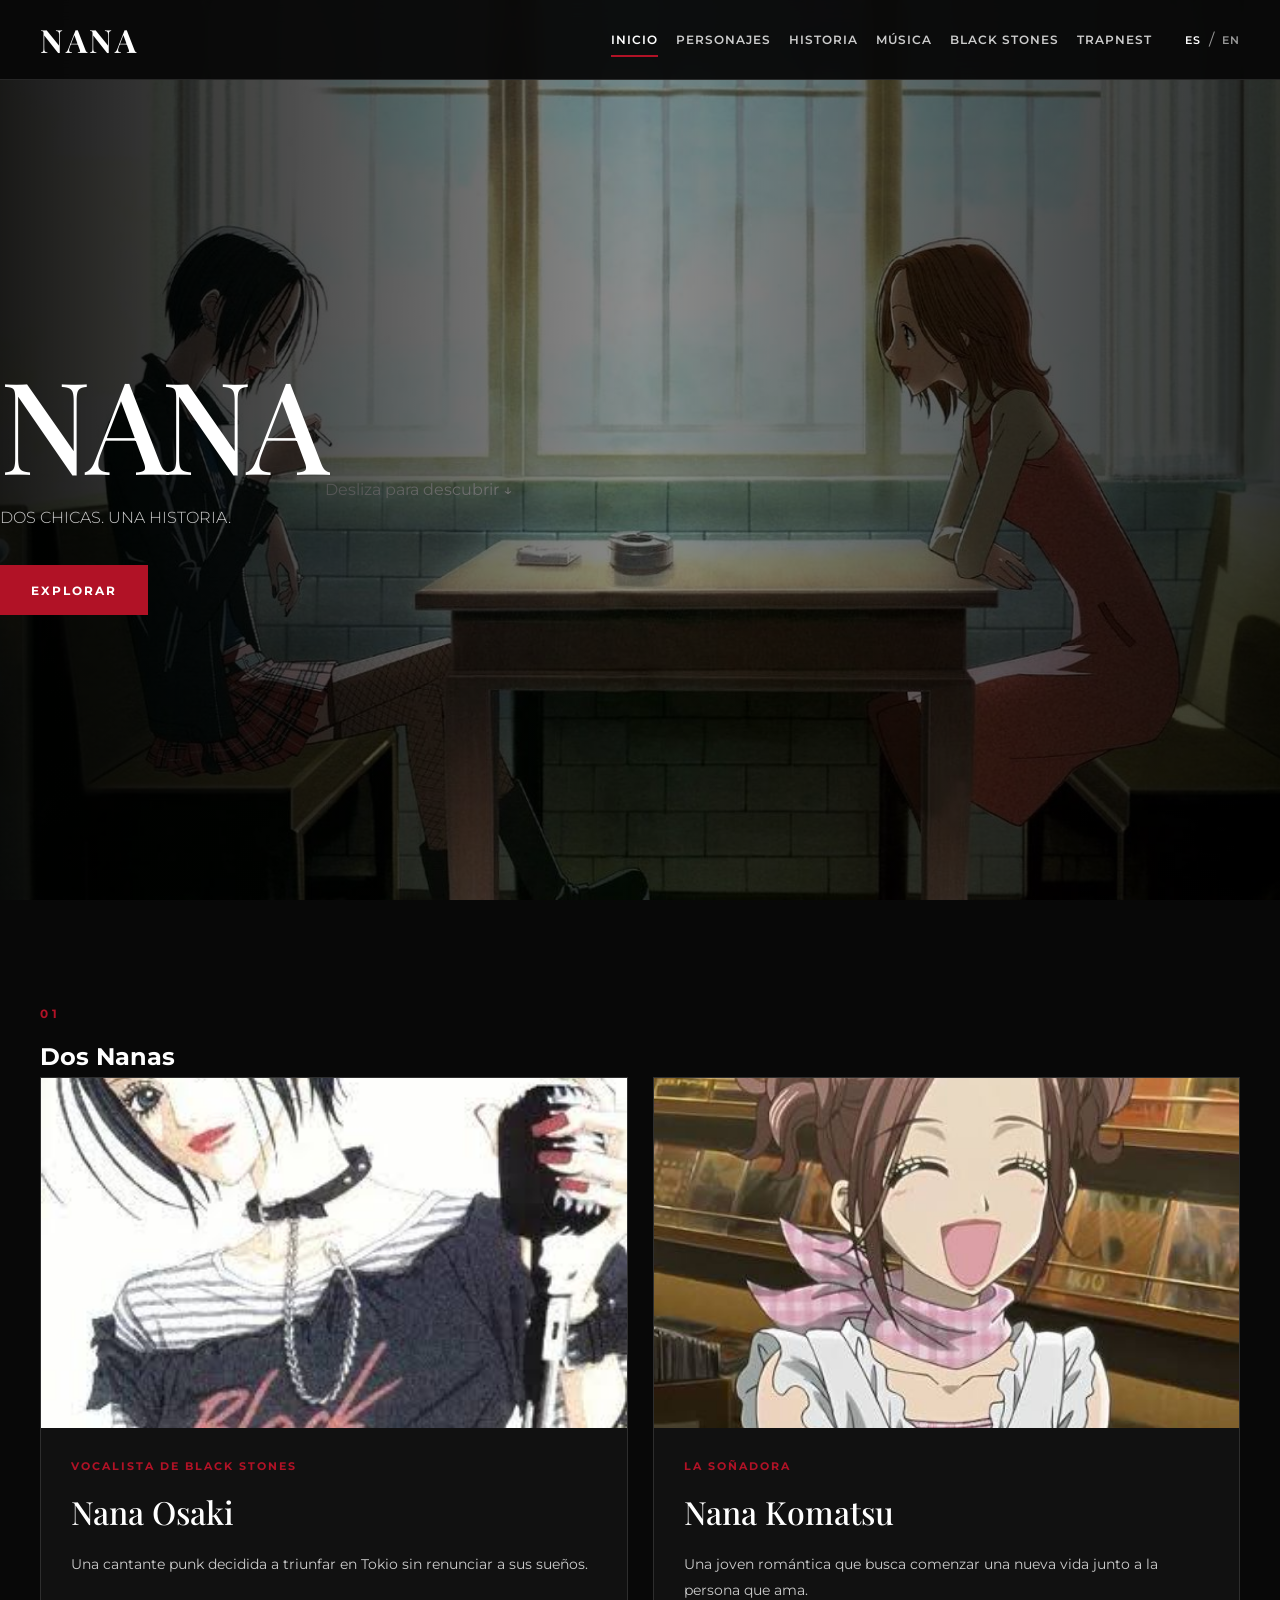
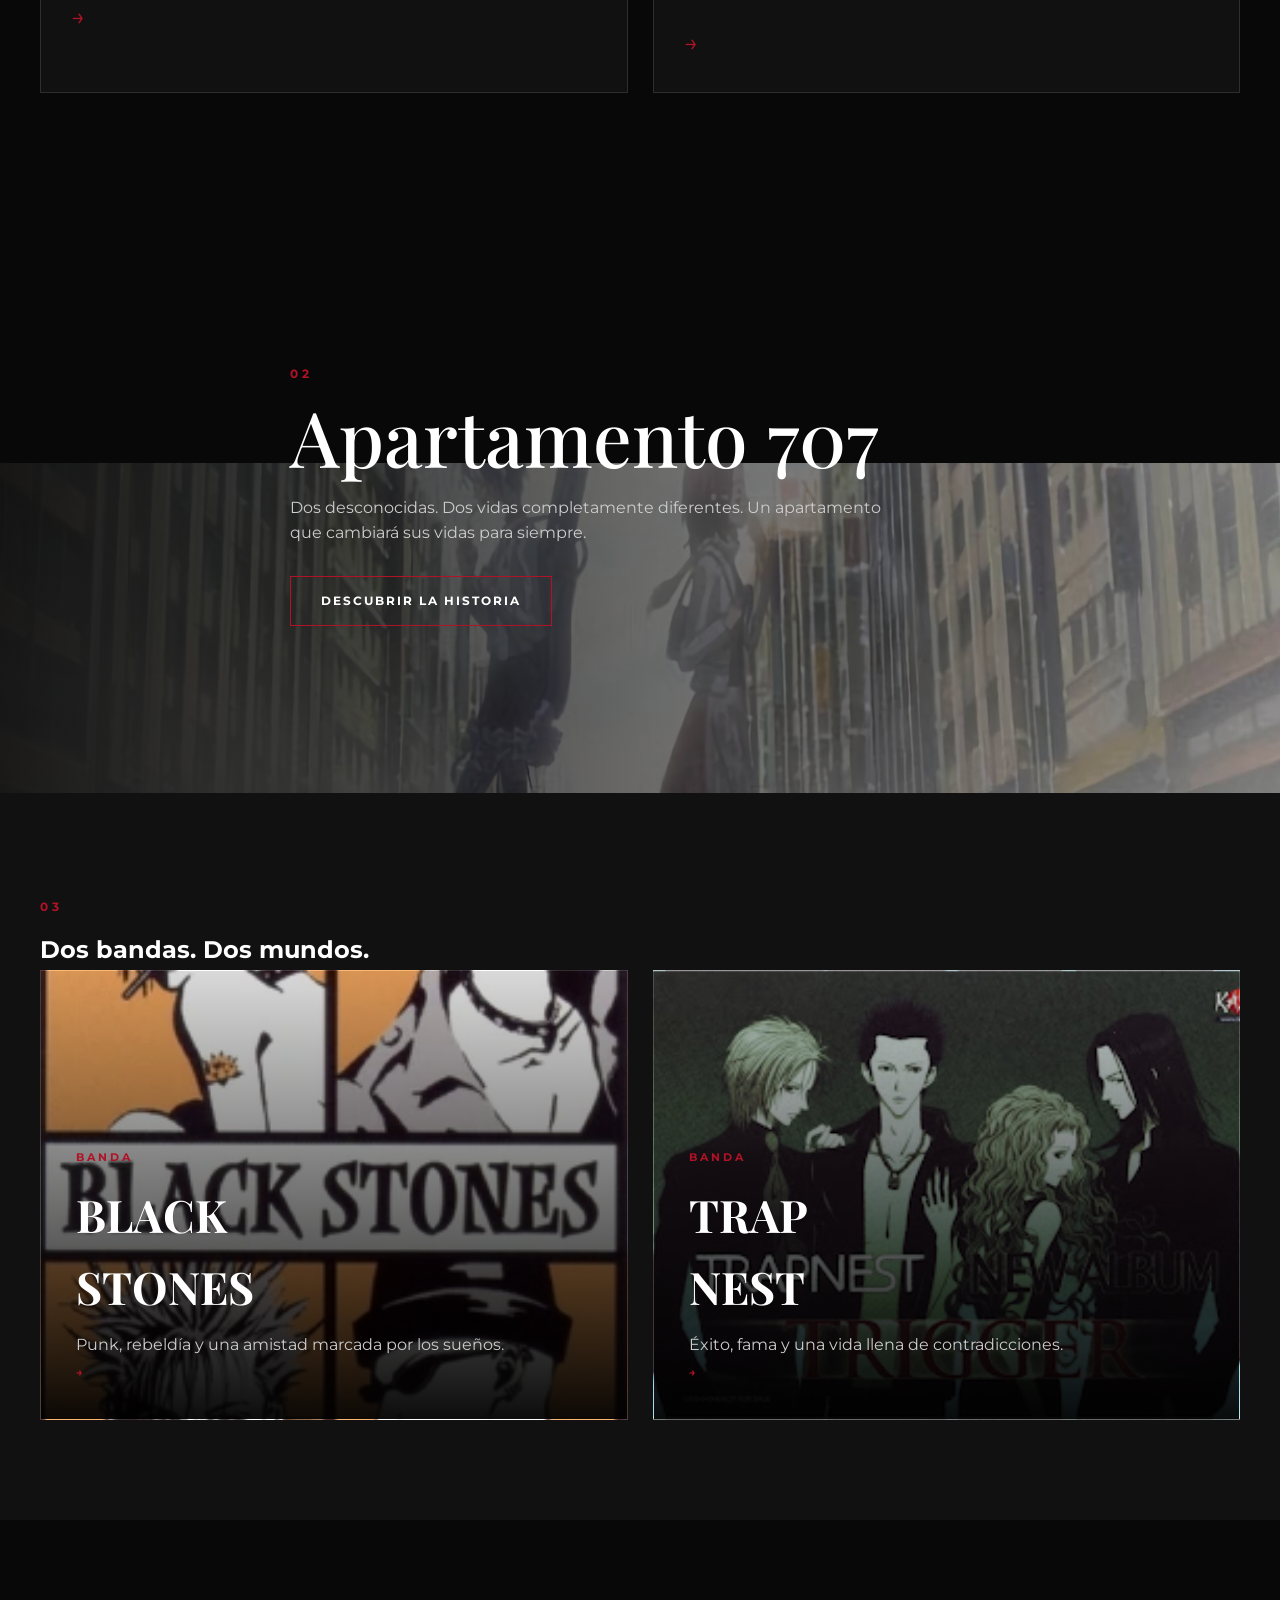
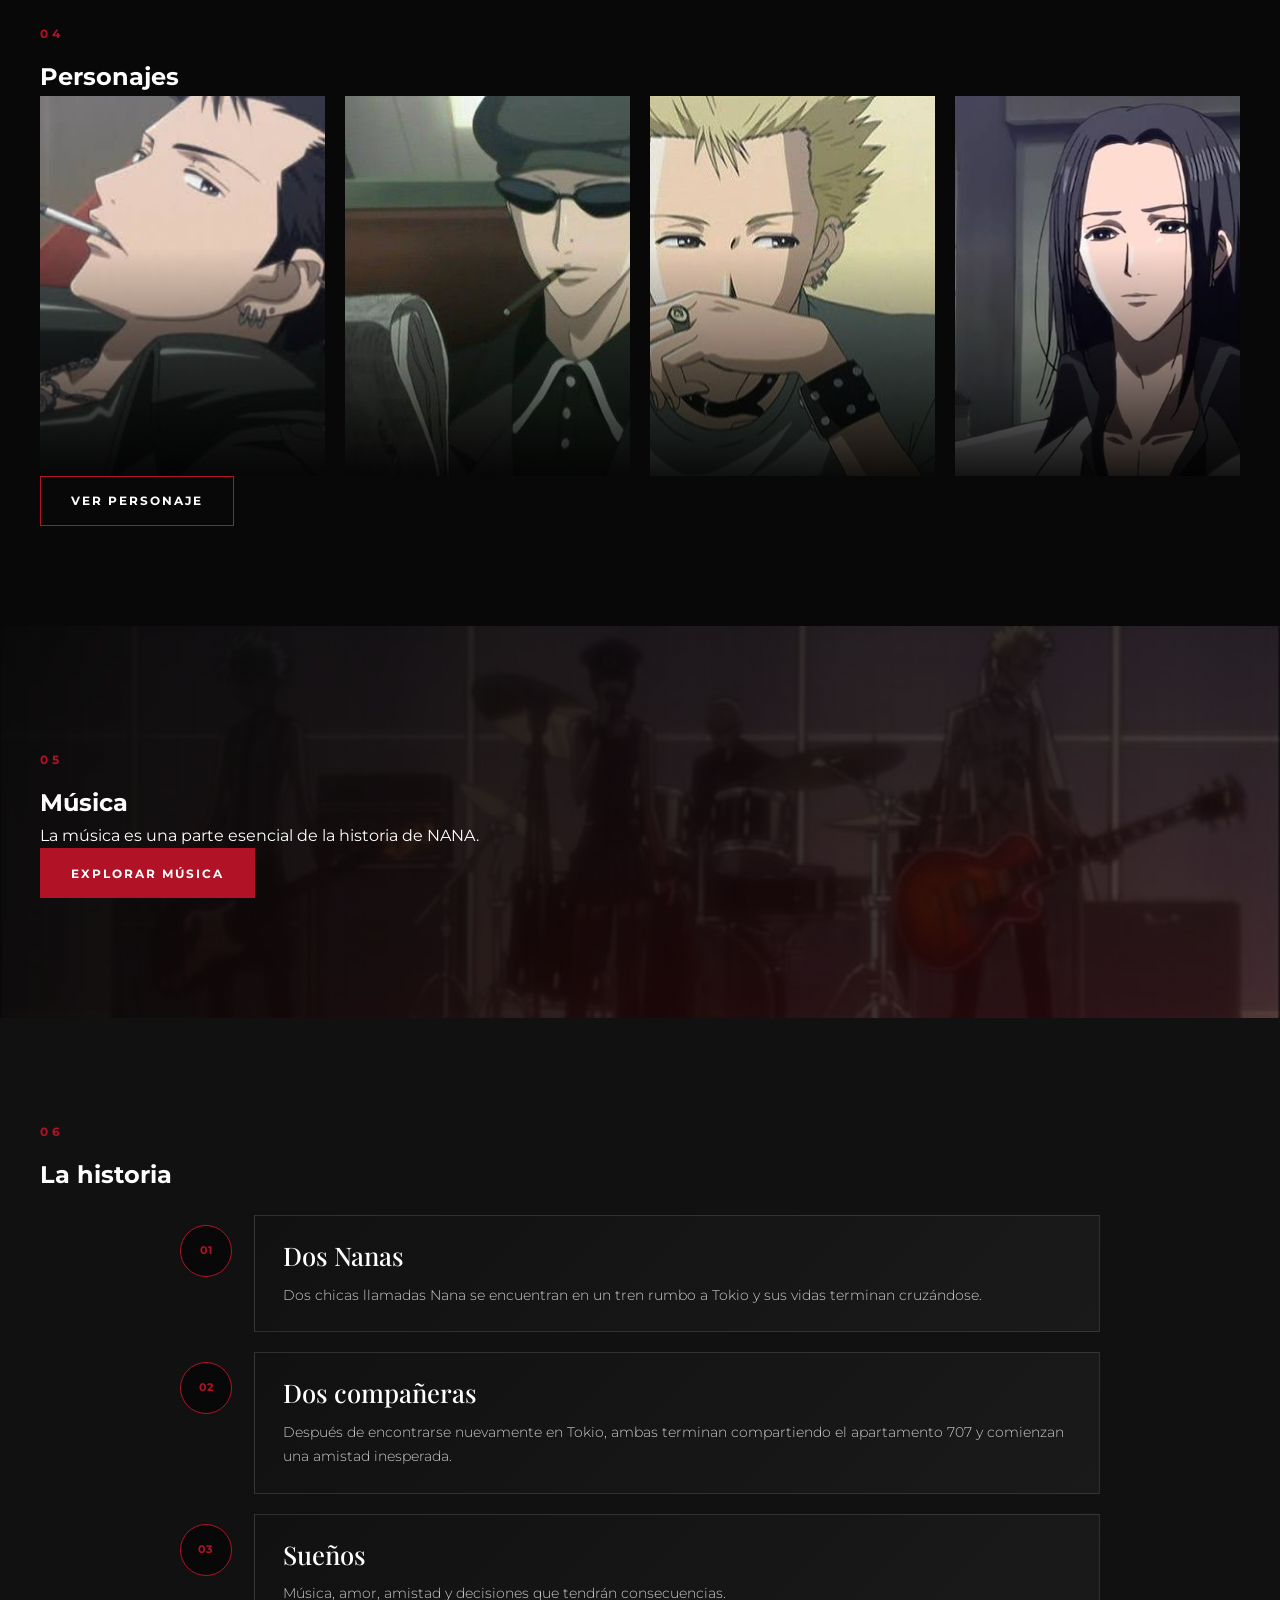
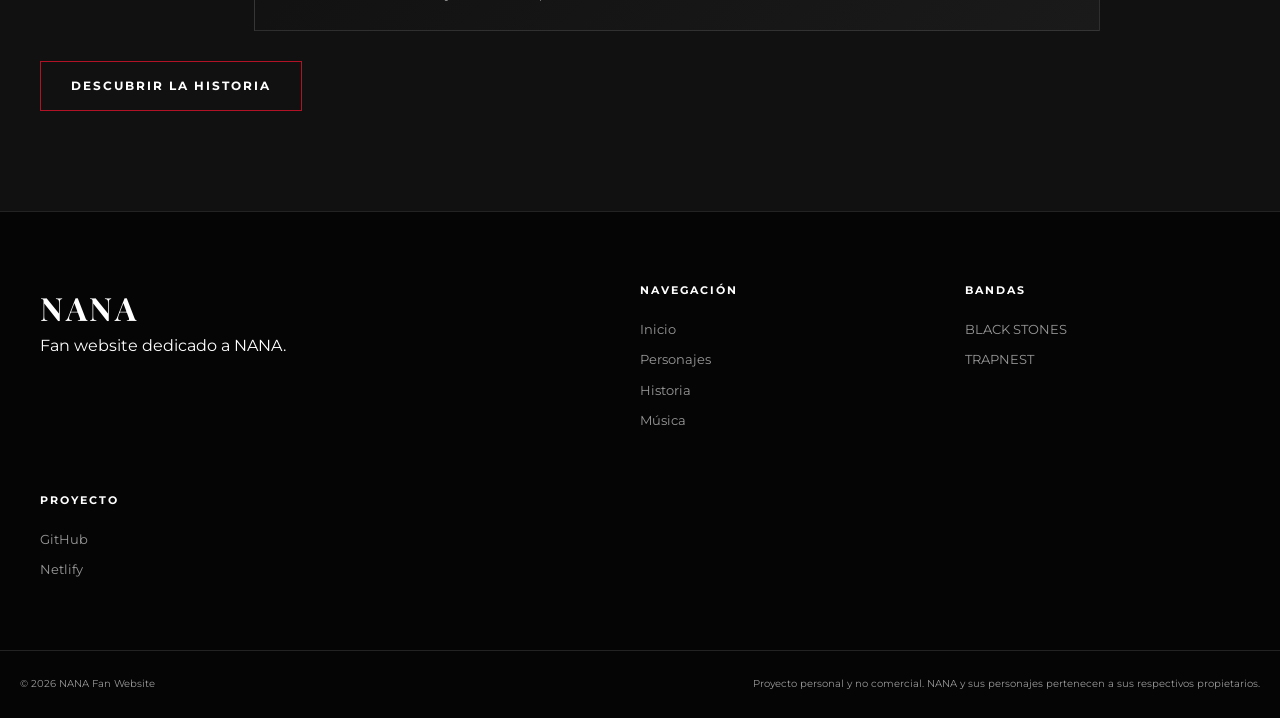
<file: index.html>
<!DOCTYPE html>
<html lang="es">

<head>
    <meta charset="UTF-8">
    <meta name="viewport" content="width=device-width, initial-scale=1.0">

    <title>NANA | Fan Website</title>

    <meta
        name="description"
        content="Fan website dedicado a NANA, sus personajes, historia, música y bandas."
    >

    <!-- Google Fonts -->
    <link rel="preconnect" href="https://fonts.googleapis.com">
    <link rel="preconnect" href="https://fonts.gstatic.com" crossorigin>

    <link
        href="https://fonts.googleapis.com/css2?family=Montserrat:wght@300;400;500;600;700&family=Playfair+Display:wght@400;500;600;700&display=swap"
        rel="stylesheet"
    >

    <!-- CSS -->
    <link rel="stylesheet" href="css/style.css">
    <link rel="stylesheet" href="css/responsive.css">
</head>


<body>

    <!-- =========================
         NAVBAR
    ========================== -->

    <header class="navbar">

        <div class="container nav-container">

            <a href="index.html" class="logo">
                NANA
            </a>


            <!-- MENU MOBILE -->

            <button
                class="menu-toggle"
                id="menuToggle"
                aria-label="Abrir menú"
                aria-expanded="false"
                type="button"
            >
                <span></span>
                <span></span>
                <span></span>
            </button>


            <!-- NAVIGATION -->

            <nav class="nav-menu" id="navMenu">

                <a
                    href="index.html"
                    class="active"
                    data-i18n="home"
                >
                    Inicio
                </a>

                <a
                    href="pages/personajes.html"
                    data-i18n="characters"
                >
                    Personajes
                </a>

                <a
                    href="pages/historia.html"
                    data-i18n="story"
                >
                    Historia
                </a>

                <a
                    href="pages/musica.html"
                    data-i18n="music"
                >
                    Música
                </a>

                <a
                    href="pages/black-stones.html"
                    data-i18n="black_stones"
                >
                    BLACK STONES
                </a>

                <a
                    href="pages/trapnest.html"
                    data-i18n="trapnest"
                >
                    TRAPNEST
                </a>


                <!-- LANGUAGE -->

                <div class="language-selector">

                    <button
                        type="button"
                        data-language="es"
                        class="active"
                        aria-label="Español"
                    >
                        ES
                    </button>

                    <span>/</span>

                    <button
                        type="button"
                        data-language="en"
                        aria-label="English"
                    >
                        EN
                    </button>

                </div>

            </nav>

        </div>

    </header>


    <!-- =========================
         MAIN
    ========================== -->

    <main>


        <!-- =========================
             HERO
        ========================== -->

        <section class="hero">

            <div class="hero-overlay"></div>

            <div class="hero-content reveal">

                <h1>
                    NANA
                </h1>

                <p
                    class="hero-subtitle"
                    data-i18n="hero_subtitle"
                >
                    DOS CHICAS. UNA HISTORIA.
                </p>

                <a
                    href="#intro"
                    class="btn btn-primary"
                    data-i18n="hero_button"
                >
                    Explorar
                </a>

            </div>


            <div class="hero-scroll">

                <span data-i18n="scroll">
                    Desliza para descubrir
                </span>

                <span aria-hidden="true">
                    ↓
                </span>

            </div>

        </section>


        <!-- =========================
             INTRO
        ========================== -->

        <section
            class="section intro-section"
            id="intro"
        >

            <div class="container">

                <div class="section-heading reveal">

                    <span class="section-number">
                        01
                    </span>

                    <h2 data-i18n="intro_title">
                        Dos Nanas
                    </h2>

                </div>


                <div class="intro-grid">


                    <!-- NANA OSAKI -->

                    <article class="intro-card reveal">

                        <div class="intro-image">

                            <img
                                src="assets/images/characters/nana-osaki.jpg"
                                alt="Nana Osaki"
                                loading="lazy"
                            >

                        </div>


                        <div class="intro-content">

                            <span data-i18n="nana_osaki_role">
                                Vocalista de BLACK STONES
                            </span>

                            <h3>
                                Nana Osaki
                            </h3>

                            <p data-i18n="nana_osaki_description">
                                Una cantante punk decidida a triunfar
                                en Tokio sin renunciar a sus sueños.
                            </p>

                            <a
                                href="pages/personajes.html"
                                class="text-link"
                                aria-label="Ver personajes"
                            >
                                →
                            </a>

                        </div>

                    </article>


                    <!-- NANA KOMATSU -->

                    <article class="intro-card reveal">

                        <div class="intro-image">

                            <img
                                src="assets/images/characters/nana-komatsu.jpg"
                                alt="Nana Komatsu"
                                loading="lazy"
                            >

                        </div>


                        <div class="intro-content">

                            <span data-i18n="nana_komatsu_role">
                                La soñadora
                            </span>

                            <h3>
                                Nana Komatsu
                            </h3>

                            <p data-i18n="nana_komatsu_description">
                                Una joven romántica que busca comenzar
                                una nueva vida junto a la persona que ama.
                            </p>

                            <a
                                href="pages/personajes.html"
                                class="text-link"
                                aria-label="Ver personajes"
                            >
                                →
                            </a>

                        </div>

                    </article>

                </div>

            </div>

        </section>


        <!-- =========================
             APARTAMENTO 707
        ========================== -->

        <section class="featured-section">

            <div class="featured-background"></div>

            <div class="featured-overlay"></div>

            <div class="container featured-content reveal">

                <span class="section-number">
                    02
                </span>

                <h2 data-i18n="apartment_title">
                    Apartamento 707
                </h2>

                <p data-i18n="apartment_text">
                    Dos desconocidas. Dos vidas completamente diferentes.
                    Un apartamento que cambiará sus vidas para siempre.
                </p>

                <a
                    href="pages/historia.html"
                    class="btn btn-outline"
                    data-i18n="story_button"
                >
                    Descubrir la historia
                </a>

            </div>

        </section>


        <!-- =========================
             BANDAS
        ========================== -->

        <section class="section bands-section">

            <div class="container">

                <div class="section-heading reveal">

                    <span class="section-number">
                        03
                    </span>

                    <h2 data-i18n="bands_title">
                        Dos bandas. Dos mundos.
                    </h2>

                </div>


                <div class="bands-grid">


                    <!-- BLACK STONES -->

                    <a
                        href="pages/black-stones.html"
                        class="band-card band-blast reveal"
                    >

                        <div class="band-content">

                            <span data-i18n="band_label">
                                BANDA
                            </span>

                            <h3>
                                BLACK<br>STONES
                            </h3>

                            <p data-i18n="blast_text">
                                Punk, rebeldía y una amistad marcada
                                por los sueños.
                            </p>

                            <span
                                class="band-arrow"
                                aria-hidden="true"
                            >
                                →
                            </span>

                        </div>

                    </a>


                    <!-- TRAPNEST -->

                    <a
                        href="pages/trapnest.html"
                        class="band-card band-trapnest reveal"
                    >

                        <div class="band-content">

                            <span data-i18n="band_label">
                                BANDA
                            </span>

                            <h3>
                                TRAP<br>NEST
                            </h3>

                            <p data-i18n="trapnest_text">
                                Éxito, fama y una vida llena
                                de contradicciones.
                            </p>

                            <span
                                class="band-arrow"
                                aria-hidden="true"
                            >
                                →
                            </span>

                        </div>

                    </a>

                </div>

            </div>

        </section>


        <!-- =========================
             PERSONAJES
        ========================== -->

        <section class="section characters-preview">

            <div class="container">

                <div class="section-heading reveal">

                    <span class="section-number">
                        04
                    </span>

                    <h2 data-i18n="characters_title">
                        Personajes
                    </h2>

                </div>


                <div class="characters-preview-grid">


                    <article class="character-preview reveal">

                        <img
                            src="assets/images/characters/ren.jpg"
                            alt="Ren Honjo"
                            loading="lazy"
                        >

                        <div>

                            <span>
                                TRAPNEST
                            </span>

                            <h3>
                                Ren Honjo
                            </h3>

                        </div>

                    </article>


                    <article class="character-preview reveal">

                        <img
                            src="assets/images/characters/yasu.jpg"
                            alt="Yasu Takagi"
                            loading="lazy"
                        >

                        <div>

                            <span>
                                BLACK STONES
                            </span>

                            <h3>
                                Yasu Takagi
                            </h3>

                        </div>

                    </article>


                    <article class="character-preview reveal">

                        <img
                            src="assets/images/characters/nobu.jpg"
                            alt="Nobu Terashima"
                            loading="lazy"
                        >

                        <div>

                            <span>
                                BLACK STONES
                            </span>

                            <h3>
                                Nobu Terashima
                            </h3>

                        </div>

                    </article>


                    <article class="character-preview reveal">

                        <img
                            src="assets/images/characters/takumi.jpg"
                            alt="Takumi Ichinose"
                            loading="lazy"
                        >

                        <div>

                            <span>
                                TRAPNEST
                            </span>

                            <h3>
                                Takumi Ichinose
                            </h3>

                        </div>

                    </article>

                </div>


                <div class="center-button">

                    <a
                        href="pages/personajes.html"
                        class="btn btn-outline"
                        data-i18n="view_character"
                    >
                        Ver personajes
                    </a>

                </div>

            </div>

        </section>


        <!-- =========================
             MUSIC
        ========================== -->

        <section class="music-teaser">

            <div class="music-background"></div>

            <div class="music-overlay"></div>

            <div class="container music-content reveal">

                <span class="section-number">
                    05
                </span>

                <h2 data-i18n="music_title">
                    Música
                </h2>

                <p data-i18n="music_text">
                    La música es una parte esencial de la historia de NANA.
                </p>

                <a
                    href="pages/musica.html"
                    class="btn btn-primary"
                    data-i18n="music_button"
                >
                    Explorar música
                </a>

            </div>

        </section>


        <!-- =========================
             HISTORIA
        ========================== -->

        <section class="section story-teaser">

            <div class="container">

                <div class="section-heading reveal">

                    <span class="section-number">
                        06
                    </span>

                    <h2 data-i18n="story_title">
                        La historia
                    </h2>

                </div>


                <div class="story-content reveal">


                    <!-- 01 -->

                    <div class="story-line">

                        <div class="story-point">
                            01
                        </div>

                        <div>

                            <h3 data-i18n="story_tokyo_title">
                                Tokio
                            </h3>

                            <p data-i18n="story_text">
                                Dos chicas llamadas Nana se encuentran
                                en un tren rumbo a Tokio y sus vidas
                                terminan cruzándose.
                            </p>

                        </div>

                    </div>


                    <!-- 02 -->

                    <div class="story-line">

                        <div class="story-point">
                            02
                        </div>

                        <div>

                            <h3 data-i18n="story_apartment_title">
                                Apartamento 707
                            </h3>

                            <p data-i18n="story_apartment_text">
                                Una convivencia inesperada comienza
                                una historia que cambiará sus vidas.
                            </p>

                        </div>

                    </div>


                    <!-- 03 -->

                    <div class="story-line">

                        <div class="story-point">
                            03
                        </div>

                        <div>

                            <h3 data-i18n="story_dreams_title">
                                Sueños
                            </h3>

                            <p data-i18n="story_dreams_text">
                                Música, amor, amistad y decisiones
                                que tendrán consecuencias.
                            </p>

                        </div>

                    </div>

                </div>


                <div class="center-button">

                    <a
                        href="pages/historia.html"
                        class="btn btn-outline"
                        data-i18n="story_button"
                    >
                        Descubrir la historia
                    </a>

                </div>

            </div>

        </section>

    </main>


    <!-- =========================
         FOOTER
    ========================== -->

    <footer class="footer">

        <div class="container footer-grid">


            <!-- BRAND -->

            <div>

                <div class="logo">
                    NANA
                </div>

                <p data-i18n="footer_text">
                    Fan website dedicado a NANA.
                </p>

            </div>


            <!-- NAVIGATION -->

            <div>

                <h4 data-i18n="footer_navigation">
                    NAVEGACIÓN
                </h4>

                <a
                    href="index.html"
                    data-i18n="home"
                >
                    Inicio
                </a>

                <a
                    href="pages/personajes.html"
                    data-i18n="characters"
                >
                    Personajes
                </a>

                <a
                    href="pages/historia.html"
                    data-i18n="story"
                >
                    Historia
                </a>

                <a
                    href="pages/musica.html"
                    data-i18n="music"
                >
                    Música
                </a>

            </div>


            <!-- BANDS -->

            <div>

                <h4 data-i18n="footer_bands">
                    BANDAS
                </h4>

                <a href="pages/black-stones.html">
                    BLACK STONES
                </a>

                <a href="pages/trapnest.html">
                    TRAPNEST
                </a>

            </div>


            <!-- PROJECT -->

            <div>

                <h4 data-i18n="footer_project">
                    PROYECTO
                </h4>

                <!-- Sustituir cuando tengas las URLs definitivas -->

                <a href="#">
                    GitHub
                </a>

                <a href="#">
                    Netlify
                </a>

            </div>

        </div>


        <div class="footer-bottom">

            <p>
                ©
                <span id="currentYear"></span>
                NANA Fan Website
            </p>

            <p data-i18n="disclaimer">
                Proyecto personal y no comercial.
                NANA y sus personajes pertenecen a sus respectivos propietarios.
            </p>

        </div>

    </footer>


    <!-- =========================
         JAVASCRIPT
    ========================== -->

    <script src="js/main.js"></script>
    <script src="js/menu.js"></script>
    <script src="js/language.js"></script>
    <script src="js/animations.js"></script>

</body>

</html>
</file>
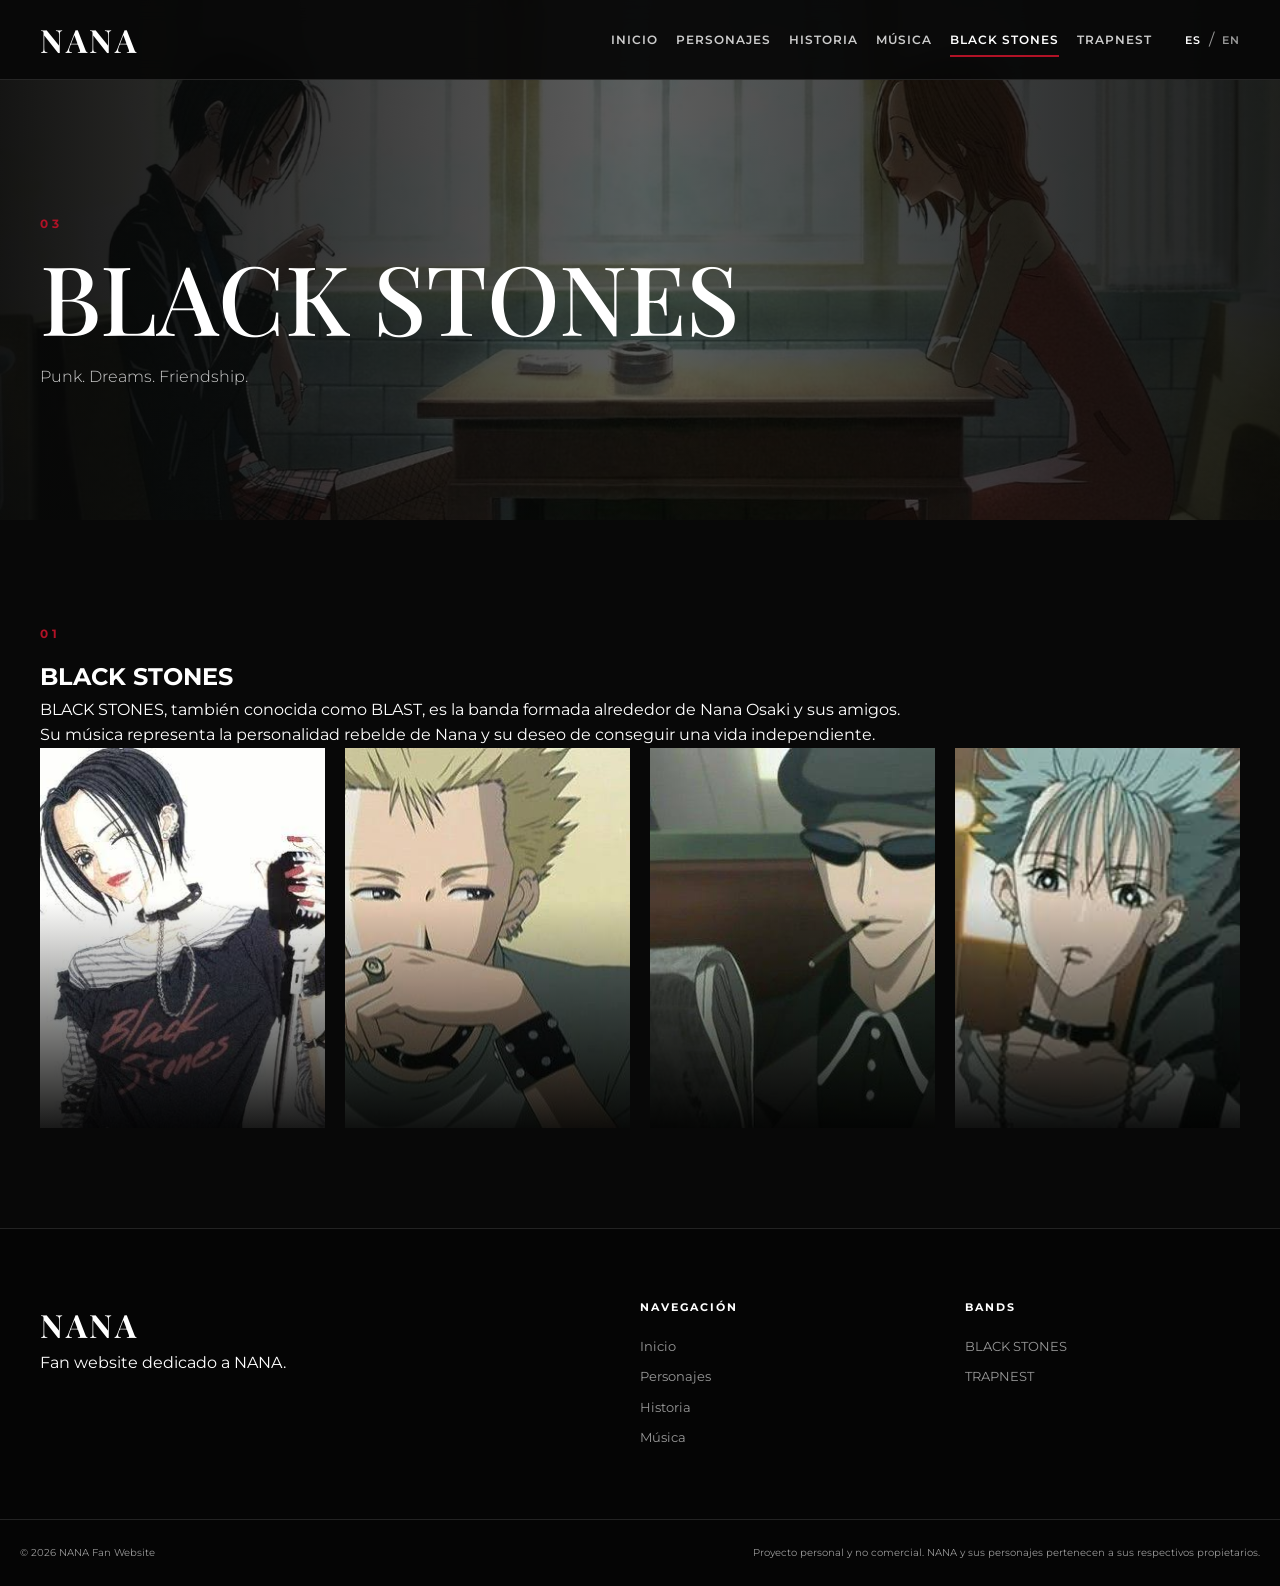
<file: pages/black-stones.html>
<!DOCTYPE html>
<html lang="es">

<head>

    <meta charset="UTF-8">
    <meta name="viewport" content="width=device-width, initial-scale=1.0">

    <title>BLACK STONES | NANA</title>

    <link rel="preconnect" href="https://fonts.googleapis.com">
    <link rel="preconnect" href="https://fonts.gstatic.com" crossorigin>

    <link
        href="https://fonts.googleapis.com/css2?family=Montserrat:wght@300;400;500;600;700&family=Playfair+Display:wght@400;500;600;700&display=swap"
        rel="stylesheet">

    <link rel="stylesheet" href="../css/style.css">
    <link rel="stylesheet" href="../css/responsive.css">

</head>

<body>

<header class="navbar">

    <div class="container nav-container">

        <a href="../index.html" class="logo">
            NANA
        </a>

        <button class="menu-toggle" id="menuToggle">
            <span></span>
            <span></span>
            <span></span>
        </button>

        <nav class="nav-menu" id="navMenu">

            <a href="../index.html" data-i18n="home">
                Inicio
            </a>

            <a href="personajes.html" data-i18n="characters">
                Personajes
            </a>

            <a href="historia.html" data-i18n="story">
                Historia
            </a>

            <a href="musica.html" data-i18n="music">
                Música
            </a>

            <a href="black-stones.html" class="active" data-i18n="black_stones">
                BLACK STONES
            </a>

            <a href="trapnest.html" data-i18n="trapnest">
                TRAPNEST
            </a>

            <div class="language-selector">

                <button data-language="es" class="active">
                    ES
                </button>

                <span>/</span>

                <button data-language="en">
                    EN
                </button>

            </div>

        </nav>

    </div>

</header>


<main>

    <section class="page-hero band-page-hero">

        <div class="container reveal">

            <span class="section-number">
                03
            </span>

            <h1 data-i18n="band_hero_title">
                BLACK STONES
            </h1>

            <p data-i18n="band_hero_tagline">
                Punk. Dreams. Friendship.
            </p>

        </div>

    </section>


    <section class="section">

        <div class="container">

            <div class="section-heading reveal">

                <span class="section-number">
                    01
                </span>

                <h2 data-i18n="band_hero_title">
                    BLACK STONES
                </h2>

            </div>


            <div class="intro-text reveal">

                <p data-i18n="band_intro_1">
                    BLACK STONES, también conocida como BLAST, es la banda
                    formada alrededor de Nana Osaki y sus amigos.
                </p>

                <p data-i18n="band_intro_2">
                    Su música representa la personalidad rebelde de Nana
                    y su deseo de conseguir una vida independiente.
                </p>

            </div>


            <div class="characters-preview-grid">


                <article class="character-preview reveal">

                    <img
                        src="../assets/images/characters/nana-osaki.jpg"
                        alt="Nana Osaki">

                    <div>

                        <span data-i18n="band_member_vocal">
                            VOCAL
                        </span>

                        <h3>
                            Nana Osaki
                        </h3>

                    </div>

                </article>


                <article class="character-preview reveal">

                    <img
                        src="../assets/images/characters/nobu.jpg"
                        alt="Nobu">

                    <div>

                        <span data-i18n="band_member_guitar">
                            GUITAR
                        </span>

                        <h3>
                            Nobu Terashima
                        </h3>

                    </div>

                </article>


                <article class="character-preview reveal">

                    <img
                        src="../assets/images/characters/yasu.jpg"
                        alt="Yasu">

                    <div>

                        <span data-i18n="band_member_drums">
                            DRUMS
                        </span>

                        <h3>
                            Yasu Takagi
                        </h3>

                    </div>

                </article>


                <article class="character-preview reveal">

                    <img
                        src="../assets/images/characters/shin.jpg"
                        alt="Shin">

                    <div>

                        <span data-i18n="band_member_bass">
                            BASS
                        </span>

                        <h3>
                            Shinichi Okazaki
                        </h3>

                    </div>

                </article>

            </div>

        </div>

    </section>

</main>


<footer class="footer">

    <div class="container footer-grid">

        <div>

            <div class="logo">
                NANA
            </div>

            <p data-i18n="footer_text">
                Fan website dedicado a NANA.
            </p>

        </div>

        <div>

            <h4 data-i18n="footer_navigation">NAVIGATION</h4>

            <a href="../index.html" data-i18n="home">Home</a>
            <a href="personajes.html" data-i18n="characters">Characters</a>
            <a href="historia.html" data-i18n="story">Story</a>
            <a href="musica.html" data-i18n="music">Music</a>

        </div>

        <div>

            <h4>BANDS</h4>

            <a href="black-stones.html">
                BLACK STONES
            </a>

            <a href="trapnest.html">
                TRAPNEST
            </a>

        </div>

    </div>

    <div class="footer-bottom">

        <p>
            © <span id="currentYear"></span> NANA Fan Website
        </p>

        <p data-i18n="disclaimer">
            Proyecto personal y no comercial.
        </p>

    </div>

</footer>


<script src="../js/main.js"></script>
<script src="../js/menu.js"></script>
<script src="../js/language.js"></script>
<script src="../js/animations.js"></script>

</body>

</html>
</file>
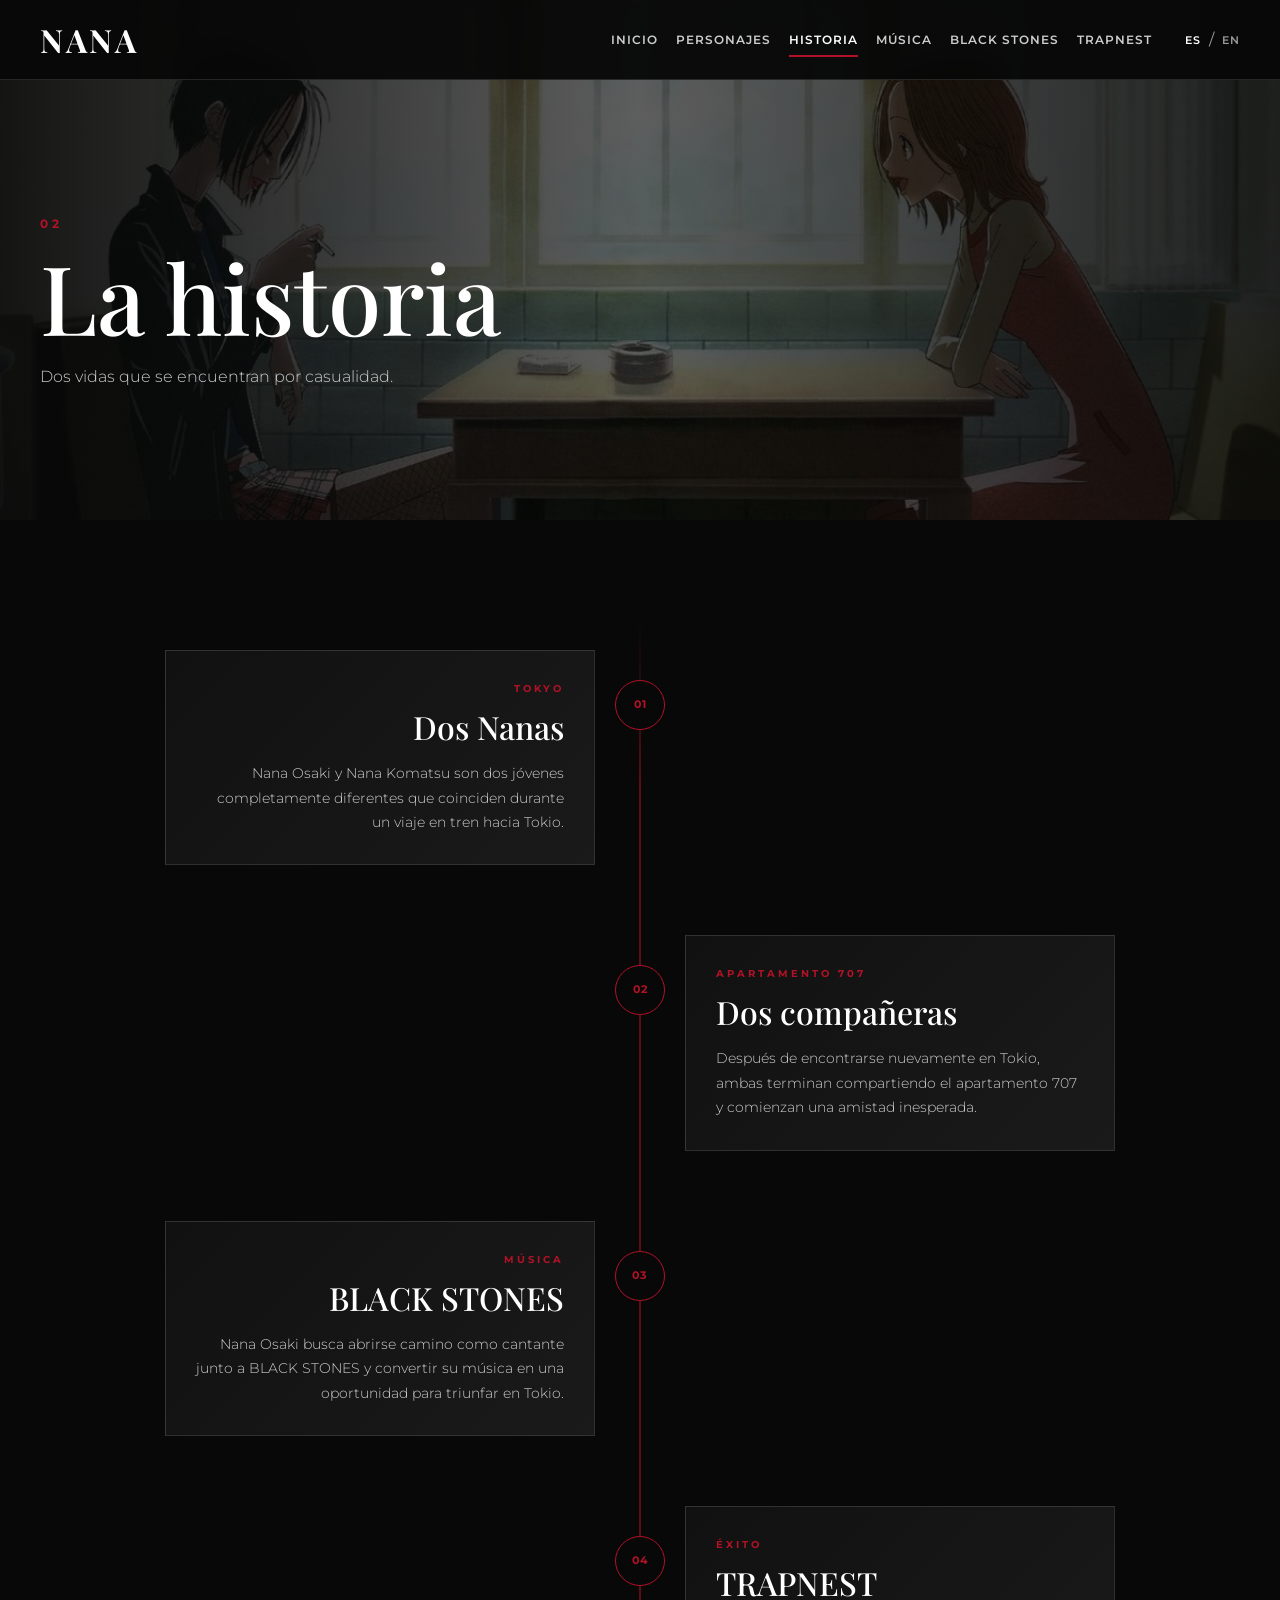
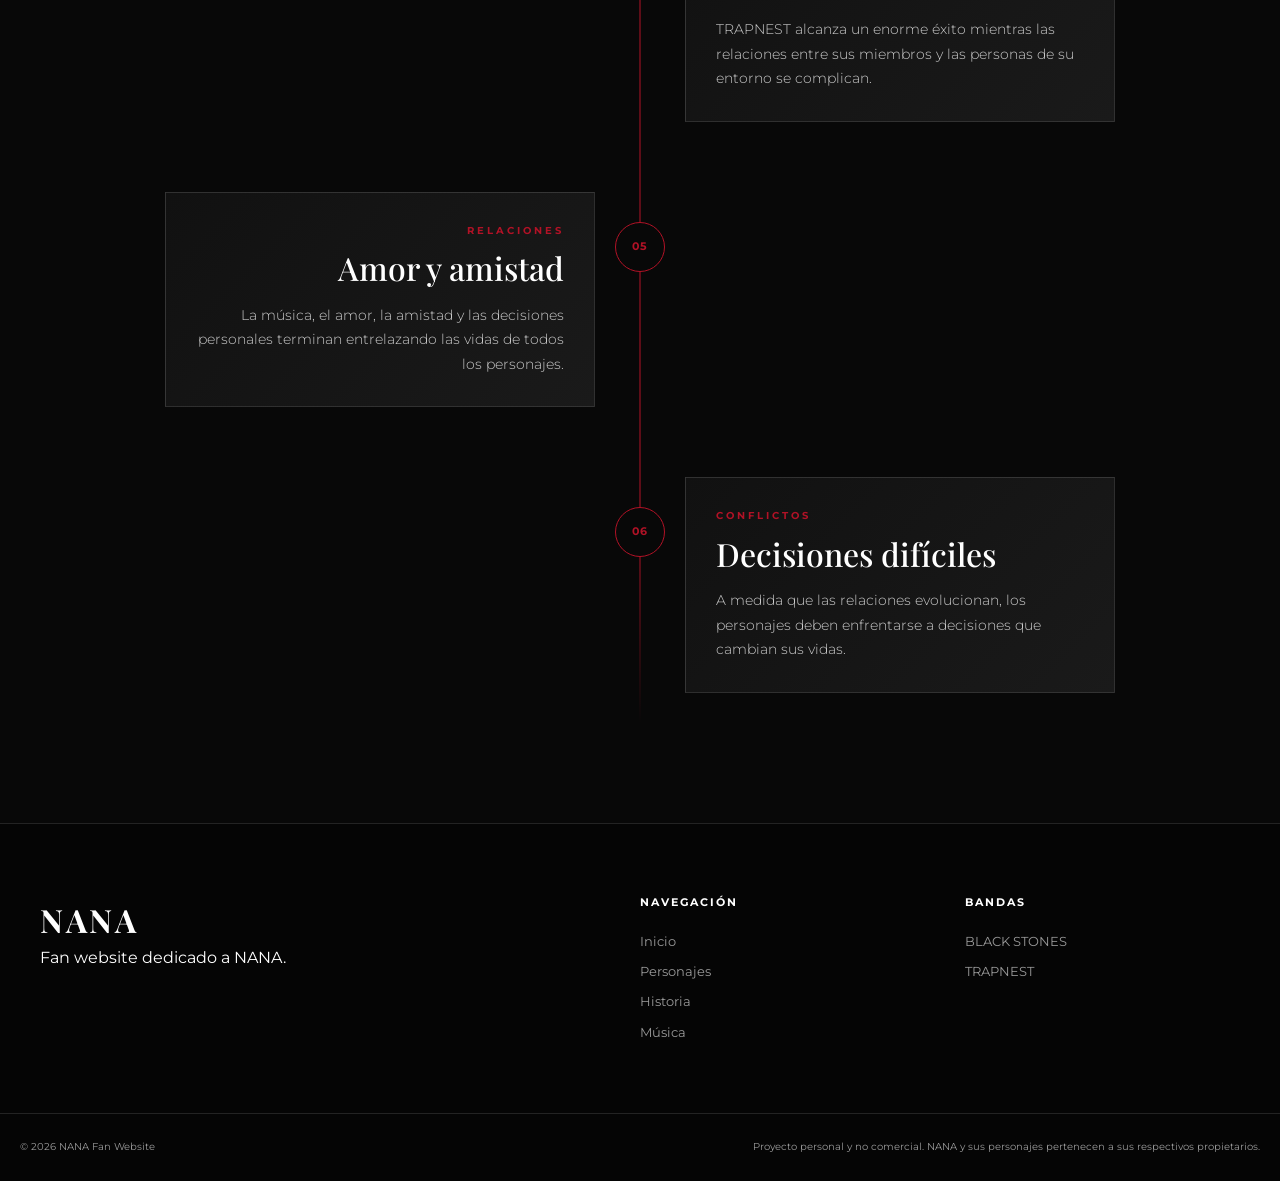
<file: pages/historia.html>
<!DOCTYPE html>
<html lang="es">

<head>

    <meta charset="UTF-8">
    <meta name="viewport" content="width=device-width, initial-scale=1.0">

    <meta
        name="description"
        content="Historia y acontecimientos principales de NANA, el manga y anime de Ai Yazawa."
    >

    <title>Historia | NANA</title>

    <!-- Google Fonts -->
    <link rel="preconnect" href="https://fonts.googleapis.com">
    <link rel="preconnect" href="https://fonts.gstatic.com" crossorigin>

    <link
        href="https://fonts.googleapis.com/css2?family=Montserrat:wght@300;400;500;600;700&family=Playfair+Display:wght@400;500;600;700&display=swap"
        rel="stylesheet"
    >

    <!-- CSS -->
    <link rel="stylesheet" href="../css/style.css">
    <link rel="stylesheet" href="../css/responsive.css">

</head>

<body>

    <!-- =========================
         NAVBAR
    ========================== -->

    <header class="navbar">

        <div class="container nav-container">

            <a href="../index.html" class="logo" aria-label="NANA - Inicio">
                NANA
            </a>

            <button
                type="button"
                class="menu-toggle"
                id="menuToggle"
                aria-label="Abrir menú"
                aria-expanded="false"
                aria-controls="navMenu"
            >
                <span></span>
                <span></span>
                <span></span>
            </button>

            <nav
                class="nav-menu"
                id="navMenu"
                aria-label="Navegación principal"
            >

                <a
                    href="../index.html"
                    data-i18n="home"
                >
                    Inicio
                </a>

                <a
                    href="personajes.html"
                    data-i18n="characters"
                >
                    Personajes
                </a>

                <a
                    href="historia.html"
                    class="active"
                    data-i18n="story"
                    aria-current="page"
                >
                    Historia
                </a>

                <a
                    href="musica.html"
                    data-i18n="music"
                >
                    Música
                </a>

                <a
                    href="black-stones.html"
                    data-i18n="black_stones"
                >
                    BLACK STONES
                </a>

                <a
                    href="trapnest.html"
                    data-i18n="trapnest"
                >
                    TRAPNEST
                </a>

                <!-- Selector de idioma -->
                <div class="language-selector">

                    <button
                        type="button"
                        data-language="es"
                        class="active"
                        aria-label="Cambiar idioma a español"
                    >
                        ES
                    </button>

                    <span aria-hidden="true">/</span>

                    <button
                        type="button"
                        data-language="en"
                        aria-label="Change language to English"
                    >
                        EN
                    </button>

                </div>

            </nav>

        </div>

    </header>


    <!-- =========================
         MAIN
    ========================== -->

    <main>

        <!-- =========================
             PAGE HERO
        ========================== -->

        <section class="page-hero">

            <div class="container reveal">

                <span class="section-number">
                    02
                </span>

                <h1 data-i18n="story_title">
                    LA HISTORIA
                </h1>

                <p data-i18n="story_subtitle">
                    Dos vidas que se encuentran por casualidad.
                </p>

            </div>

        </section>


        <!-- =========================
             STORY TIMELINE
        ========================== -->

        <section class="section">

            <div class="container">

                <div class="story-content">

                    <!-- 01 -->

                    <article class="story-line reveal">

                        <div class="story-point" aria-hidden="true">
                            01
                        </div>

                        <div class="story-info">

                            <span data-i18n="story_tokyo_label">
                                TOKYO
                            </span>

                            <h2 data-i18n="story_tokyo_title">
                                Dos Nanas
                            </h2>

                            <p data-i18n="story_tokyo_text">
                                Nana Osaki y Nana Komatsu son dos jóvenes completamente
                                diferentes que coinciden durante un viaje en tren hacia Tokio.
                            </p>

                        </div>

                    </article>


                    <!-- 02 -->

                    <article class="story-line reveal">

                        <div class="story-point" aria-hidden="true">
                            02
                        </div>

                        <div class="story-info">

                            <span data-i18n="story_apartment_label">
                                APARTAMENTO 707
                            </span>

                            <h2 data-i18n="story_apartment_title">
                                Dos compañeras
                            </h2>

                            <p data-i18n="story_apartment_text">
                                Después de encontrarse nuevamente en Tokio, ambas terminan
                                compartiendo el apartamento 707 y comienzan una amistad inesperada.
                            </p>

                        </div>

                    </article>


                    <!-- 03 -->

                    <article class="story-line reveal">

                        <div class="story-point" aria-hidden="true">
                            03
                        </div>

                        <div class="story-info">

                            <span data-i18n="story_blast_label">
                                MÚSICA
                            </span>

                            <h2 data-i18n="story_blast_title">
                                BLACK STONES
                            </h2>

                            <p data-i18n="story_blast_text">
                                Nana Osaki busca abrirse camino como cantante junto a
                                BLACK STONES y convertir su música en una oportunidad para triunfar en Tokio.
                            </p>

                        </div>

                    </article>


                    <!-- 04 -->

                    <article class="story-line reveal">

                        <div class="story-point" aria-hidden="true">
                            04
                        </div>

                        <div class="story-info">

                            <span data-i18n="story_trapnest_label">
                                ÉXITO
                            </span>

                            <h2 data-i18n="story_trapnest_title">
                                TRAPNEST
                            </h2>

                            <p data-i18n="story_trapnest_text">
                                TRAPNEST alcanza un enorme éxito mientras las relaciones
                                entre sus miembros y las personas de su entorno se complican.
                            </p>

                        </div>

                    </article>


                    <!-- 05 -->

                    <article class="story-line reveal">

                        <div class="story-point" aria-hidden="true">
                            05
                        </div>

                        <div class="story-info">

                            <span data-i18n="story_relationships_label">
                                RELACIONES
                            </span>

                            <h2 data-i18n="story_relationships_title">
                                Amor y amistad
                            </h2>

                            <p data-i18n="story_relationships_text">
                                La música, el amor, la amistad y las decisiones personales
                                terminan entrelazando las vidas de todos los personajes.
                            </p>

                        </div>

                    </article>


                    <!-- 06 -->

                    <article class="story-line reveal">

                        <div class="story-point" aria-hidden="true">
                            06
                        </div>

                        <div class="story-info">

                            <span data-i18n="story_conflicts_label">
                                CONFLICTOS
                            </span>

                            <h2 data-i18n="story_conflicts_title">
                                Decisiones difíciles
                            </h2>

                            <p data-i18n="story_conflicts_text">
                                A medida que las relaciones evolucionan, los personajes
                                deben enfrentarse a decisiones que cambian sus vidas.
                            </p>

                        </div>

                    </article>

                </div>

            </div>

        </section>

    </main>


    <!-- =========================
         FOOTER
    ========================== -->

    <footer class="footer">

        <div class="container footer-grid">

            <!-- Información -->

            <div>

                <div class="logo">
                    NANA
                </div>

                <p data-i18n="footer_text">
                    Fan website dedicado a NANA.
                </p>

            </div>


            <!-- Navegación -->

            <div>

                <h4 data-i18n="footer_navigation">
                    NAVEGACIÓN
                </h4>

                <a
                    href="../index.html"
                    data-i18n="home"
                >
                    Inicio
                </a>

                <a
                    href="personajes.html"
                    data-i18n="characters"
                >
                    Personajes
                </a>

                <a
                    href="historia.html"
                    data-i18n="story"
                >
                    Historia
                </a>

                <a
                    href="musica.html"
                    data-i18n="music"
                >
                    Música
                </a>

            </div>


            <!-- Bandas -->

            <div>

                <h4 data-i18n="footer_bands">
                    BANDAS
                </h4>

                <a href="black-stones.html">
                    BLACK STONES
                </a>

                <a href="trapnest.html">
                    TRAPNEST
                </a>

            </div>

        </div>


        <!-- Footer bottom -->

        <div class="footer-bottom">

            <p>
                © <span id="currentYear"></span>
                <span data-i18n="footer_copyright">
                    NANA Fan Website
                </span>
            </p>

            <p data-i18n="disclaimer">
                Proyecto personal y no comercial.
            </p>

        </div>

    </footer>


    <!-- =========================
         JAVASCRIPT
    ========================== -->

    <script src="../js/main.js"></script>
    <script src="../js/menu.js"></script>
    <script src="../js/language.js"></script>
    <script src="../js/animations.js"></script>

</body>

</html>
</file>
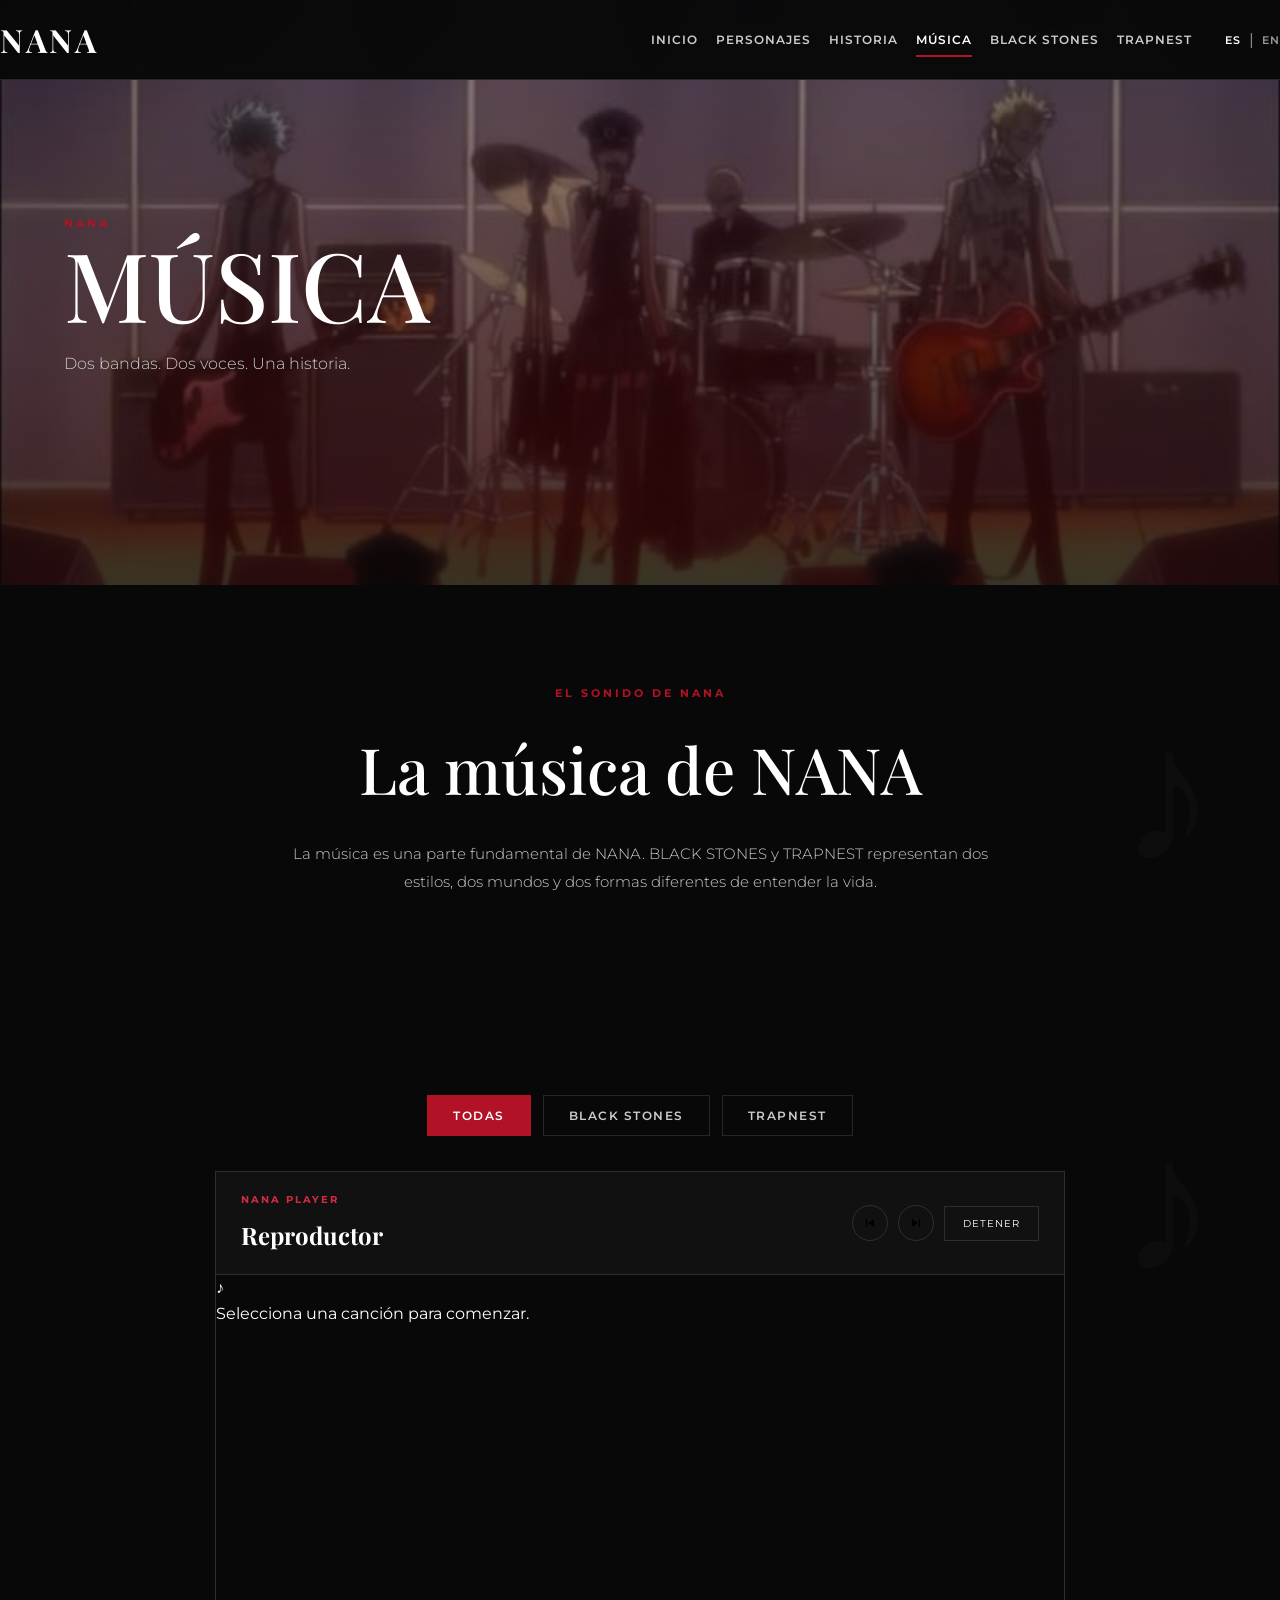
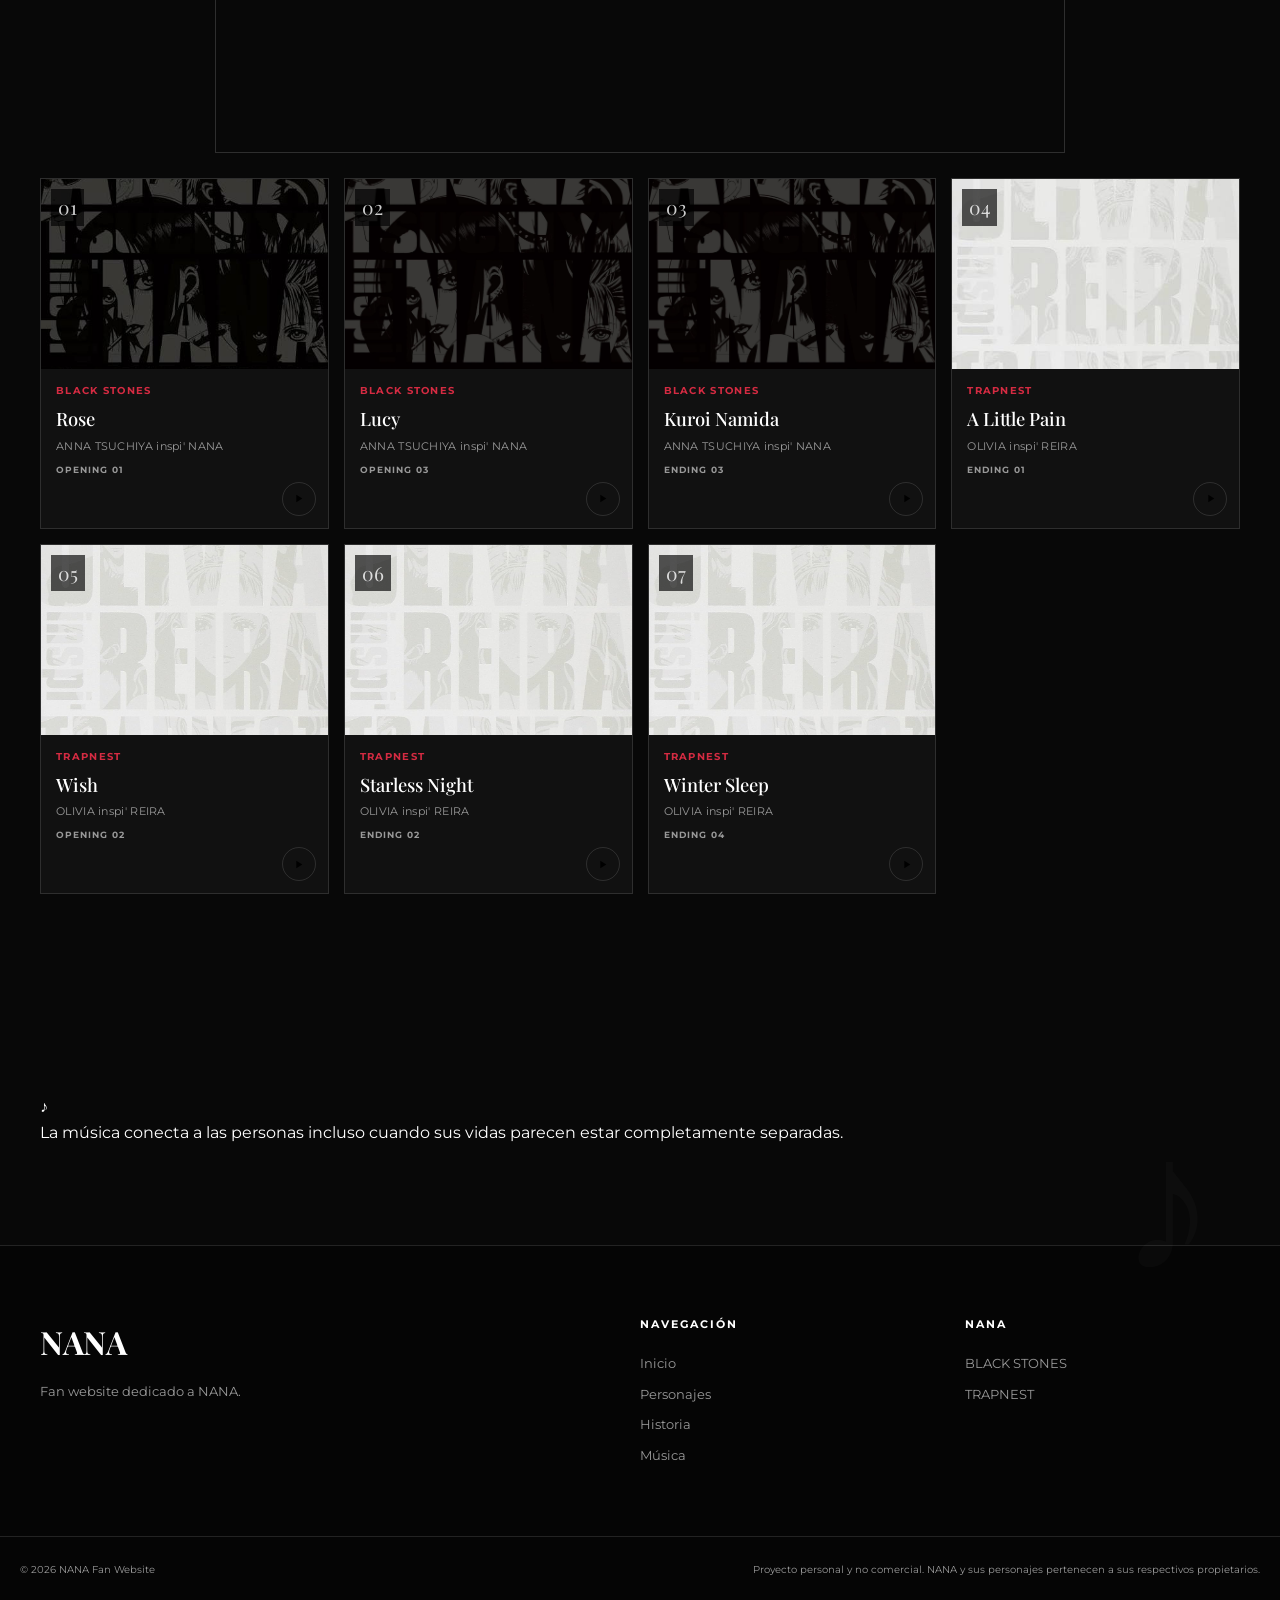
<file: pages/musica.html>
<!DOCTYPE html>
<html lang="es">

<head>
    <meta charset="UTF-8">

    <meta
        name="viewport"
        content="width=device-width, initial-scale=1.0"
    >

    <meta
        name="description"
        content="Descubre la música de NANA, BLACK STONES y TRAPNEST."
    >

    <title>NANA | Música</title>

    <!-- Google Fonts -->
    <link rel="preconnect" href="https://fonts.googleapis.com">
    <link rel="preconnect" href="https://fonts.gstatic.com" crossorigin>

    <link
        href="https://fonts.googleapis.com/css2?family=Montserrat:wght@400;500;600;700&family=Playfair+Display:wght@500;600;700&display=swap"
        rel="stylesheet"
    >

    <!-- CSS -->
    <link rel="stylesheet" href="../css/style.css">
    <link rel="stylesheet" href="../css/music.css">
    <link rel="stylesheet" href="../css/responsive.css">
</head>

<body>

    <!-- =========================
         NAVBAR
    ========================== -->

    <header class="navbar">

        <div class="nav-container">

            <a href="../index.html" class="nav-logo">
                NANA
            </a>

            <button
                class="menu-toggle"
                id="menuToggle"
                aria-label="Abrir menú"
                aria-expanded="false"
            >
                <span></span>
                <span></span>
                <span></span>
            </button>

            <nav class="nav-menu" id="navMenu">

                <a href="../index.html">
                    <span data-i18n="home">Inicio</span>
                </a>

                <a href="personajes.html">
                    <span data-i18n="characters">Personajes</span>
                </a>

                <a href="historia.html">
                    <span data-i18n="story">Historia</span>
                </a>

                <a href="musica.html" class="active">
                    <span data-i18n="music">Música</span>
                </a>

                <a href="black-stones.html">
                    <span data-i18n="black_stones">BLACK STONES</span>
                </a>

                <a href="trapnest.html">
                    <span data-i18n="trapnest">TRAPNEST</span>
                </a>

                <!-- Idiomas -->

                <div class="language-selector">

                    <button
                        class="language-button active"
                        data-language="es"
                        type="button"
                    >
                        ES
                    </button>

                    <span>|</span>

                    <button
                        class="language-button"
                        data-language="en"
                        type="button"
                    >
                        EN
                    </button>

                </div>

            </nav>

        </div>

    </header>


    <!-- =========================
         MAIN
    ========================== -->

    <main class="music-page">


        <!-- =========================
             HERO
        ========================== -->

        <section class="music-page-hero">

            <div class="music-page-hero-overlay"></div>

            <div class="music-page-hero-content reveal">

                <span class="section-label">
                    NANA
                </span>

                <h1 data-i18n="music_page_title">
                    MÚSICA
                </h1>

                <p data-i18n="music_page_subtitle">
                    Dos bandas. Dos voces. Una historia.
                </p>

            </div>

        </section>


        <!-- =========================
             INTRO
        ========================== -->

        <section class="music-intro section">

            <div class="container reveal">

                <span
                    class="section-label"
                    data-i18n="music_label"
                >
                    THE SOUND OF NANA
                </span>

                <h2 data-i18n="music_intro_title">
                    La música de NANA
                </h2>

                <p data-i18n="music_intro_text">
                    La música es una parte fundamental de NANA.
                    BLACK STONES y TRAPNEST representan dos estilos,
                    dos mundos y dos formas diferentes de entender
                    la vida.
                </p>

            </div>

        </section>


        <!-- =========================
             FILTERS
        ========================== -->

        <section class="music-library section">

            <div class="container">

                <div class="music-filters reveal">

                    <button
                        class="music-filter active"
                        data-filter="all"
                        type="button"
                    >
                        <span data-i18n="music_filter_all">
                            TODAS
                        </span>
                    </button>

                    <button
                        class="music-filter"
                        data-filter="blast"
                        type="button"
                    >
                        <span data-i18n="music_filter_blast">
                            BLACK STONES
                        </span>
                    </button>

                    <button
                        class="music-filter"
                        data-filter="trapnest"
                        type="button"
                    >
                        <span data-i18n="music_filter_trapnest">
                            TRAPNEST
                        </span>
                    </button>

                </div>


                <!-- =========================
                     PLAYER
                ========================== -->

                <div class="music-player-container reveal">

                    <div class="player-header">

                        <div>

                            <span
                                class="section-label"
                                data-i18n="player_label"
                            >
                                NANA PLAYER
                            </span>

                            <h3 data-i18n="player_title">
                                Reproductor
                            </h3>

                        </div>

                        <div class="player-actions" aria-label="Controles del reproductor">

                            <button
                                type="button"
                                class="player-control"
                                data-player-action="prev"
                                aria-label="Anterior"
                            >
                                <img src="../assets/icons/previous.svg" alt="">
                            </button>

                            <button
                                type="button"
                                class="player-control"
                                data-player-action="next"
                                aria-label="Siguiente"
                            >
                                <img src="../assets/icons/next.svg" alt="">
                            </button>

                            <button
                                id="stopMusic"
                                class="music-stop"
                                type="button"
                                data-i18n="player_stop"
                            >
                                Detener
                            </button>

                        </div>

                    </div>


                    <div class="youtube-player">

                        <iframe
                            id="musicPlayer"
                            src=""
                            title="NANA Music Player"
                            allow="autoplay; encrypted-media; picture-in-picture"
                            allowfullscreen
                        ></iframe>

                        <div
                            class="player-placeholder"
                            id="playerPlaceholder"
                        >
                            <span>♪</span>

                            <p data-i18n="player_placeholder">
                                Selecciona una canción para comenzar.
                            </p>
                        </div>

                    </div>

                </div>


                <!-- =========================
                     SONG GRID
                ========================== -->

                <div class="music-grid">


                    <!-- ROSE -->

                    <article
                        class="song-card reveal"
                        data-group="blast"
                    >

                        <div class="song-image">

                            <img
                                src="../assets/images/music/rose.jpg"
                                alt="Rose - ANNA TSUCHIYA inspi' NANA"
                                loading="lazy"
                            >

                            <span class="song-number">
                                01
                            </span>

                        </div>


                        <div class="song-info">

                            <span class="song-band">
                                BLACK STONES
                            </span>

                            <h3>
                                Rose
                            </h3>

                            <p>
                                ANNA TSUCHIYA inspi' NANA
                            </p>

                            <span
                                class="song-type"
                                data-i18n="opening_1"
                            >
                                OPENING 01
                            </span>

                        </div>


                        <button
                            class="music-play"
                            type="button"
                            data-video="1-3efFGEnr8"
                            aria-label="Reproducir Rose"
                        >
                            <img
                                src="../assets/icons/play.svg"
                                alt=""
                            >
                        </button>

                    </article>


                    <!-- LUCY -->

                    <article
                        class="song-card reveal"
                        data-group="blast"
                    >

                        <div class="song-image">

                            <img
                                src="../assets/images/music/lucy.jpg"
                                alt="Lucy - ANNA TSUCHIYA inspi' NANA"
                                loading="lazy"
                            >

                            <span class="song-number">
                                02
                            </span>

                        </div>


                        <div class="song-info">

                            <span class="song-band">
                                BLACK STONES
                            </span>

                            <h3>
                                Lucy
                            </h3>

                            <p>
                                ANNA TSUCHIYA inspi' NANA
                            </p>

                            <span
                                class="song-type"
                                data-i18n="opening_3"
                            >
                                OPENING 03
                            </span>

                        </div>


                        <button
                            class="music-play"
                            type="button"
                            data-video="w6Iku_XYEMo"
                            aria-label="Reproducir Lucy"
                        >
                            <img
                                src="../assets/icons/play.svg"
                                alt=""
                            >
                        </button>

                    </article>


                    <!-- KUROI NAMIDA -->

                    <article
                        class="song-card reveal"
                        data-group="blast"
                    >

                        <div class="song-image">

                            <img
                                src="../assets/images/music/kuroi-namida.jpg"
                                alt="Kuroi Namida - ANNA TSUCHIYA"
                                loading="lazy"
                            >

                            <span class="song-number">
                                03
                            </span>

                        </div>


                        <div class="song-info">

                            <span class="song-band">
                                BLACK STONES
                            </span>

                            <h3>
                                Kuroi Namida
                            </h3>

                            <p>
                                ANNA TSUCHIYA inspi' NANA
                            </p>

                            <span
                                class="song-type"
                                data-i18n="ending_3"
                            >
                                ENDING 03
                            </span>

                        </div>


                        <button
                            class="music-play"
                            type="button"
                            data-video="_gZFTyPzeO4"
                            aria-label="Reproducir Kuroi Namida"
                        >
                            <img
                                src="../assets/icons/play.svg"
                                alt=""
                            >
                        </button>

                    </article>


                    <!-- A LITTLE PAIN -->

                    <article
                        class="song-card reveal"
                        data-group="trapnest"
                    >

                        <div class="song-image">

                            <img
                                src="../assets/images/music/a-little-pain.jpg"
                                alt="A Little Pain - OLIVIA"
                                loading="lazy"
                            >

                            <span class="song-number">
                                04
                            </span>

                        </div>


                        <div class="song-info">

                            <span class="song-band">
                                TRAPNEST
                            </span>

                            <h3>
                                A Little Pain
                            </h3>

                            <p>
                                OLIVIA inspi' REIRA
                            </p>

                            <span
                                class="song-type"
                                data-i18n="ending_1"
                            >
                                ENDING 01
                            </span>

                        </div>


                        <button
                            class="music-play"
                            type="button"
                            data-video="6yee-r9EIqg"
                            aria-label="Reproducir A Little Pain"
                        >
                            <img
                                src="../assets/icons/play.svg"
                                alt=""
                            >
                        </button>

                    </article>


                    <!-- WISH -->

                    <article
                        class="song-card reveal"
                        data-group="trapnest"
                    >

                        <div class="song-image">

                            <img
                                src="../assets/images/music/wish.jpg"
                                alt="Wish - OLIVIA"
                                loading="lazy"
                            >

                            <span class="song-number">
                                05
                            </span>

                        </div>


                        <div class="song-info">

                            <span class="song-band">
                                TRAPNEST
                            </span>

                            <h3>
                                Wish
                            </h3>

                            <p>
                                OLIVIA inspi' REIRA
                            </p>

                            <span
                                class="song-type"
                                data-i18n="opening_2"
                            >
                                OPENING 02
                            </span>

                        </div>


                        <button
                            class="music-play"
                            type="button"
                            data-video="6JwvH44ZLx0"
                            aria-label="Reproducir Wish"
                        >
                            <img
                                src="../assets/icons/play.svg"
                                alt=""
                            >
                        </button>

                    </article>


                    <!-- STARLESS NIGHT -->

                    <article
                        class="song-card reveal"
                        data-group="trapnest"
                    >

                        <div class="song-image">

                            <img
                                src="../assets/images/music/starless-night.jpg"
                                alt="Starless Night - OLIVIA"
                                loading="lazy"
                            >

                            <span class="song-number">
                                06
                            </span>

                        </div>


                        <div class="song-info">

                            <span class="song-band">
                                TRAPNEST
                            </span>

                            <h3>
                                Starless Night
                            </h3>

                            <p>
                                OLIVIA inspi' REIRA
                            </p>

                            <span
                                class="song-type"
                                data-i18n="ending_2"
                            >
                                ENDING 02
                            </span>

                        </div>


                        <button
                            class="music-play"
                            type="button"
                            data-video="qi--n3eMUuE"
                            aria-label="Reproducir Starless Night"
                        >
                            <img
                                src="../assets/icons/play.svg"
                                alt=""
                            >
                        </button>

                    </article>


                    <!-- WINTER SLEEP -->

                    <article
                        class="song-card reveal"
                        data-group="trapnest"
                    >

                        <div class="song-image">

                            <img
                                src="../assets/images/music/winter-sleep.jpg"
                                alt="Winter Sleep - OLIVIA"
                                loading="lazy"
                            >

                            <span class="song-number">
                                07
                            </span>

                        </div>


                        <div class="song-info">

                            <span class="song-band">
                                TRAPNEST
                            </span>

                            <h3>
                                Winter Sleep
                            </h3>

                            <p>
                                OLIVIA inspi' REIRA
                            </p>

                            <span
                                class="song-type"
                                data-i18n="ending_4"
                            >
                                ENDING 04
                            </span>

                        </div>


                        <button
                            class="music-play"
                            type="button"
                            data-video="1OzJVlp-qO4"
                            aria-label="Reproducir Winter Sleep"
                        >
                            <img
                                src="../assets/icons/play.svg"
                                alt=""
                            >
                        </button>

                    </article>

                </div>

            </div>

        </section>


        <!-- =========================
             MUSIC QUOTE
        ========================== -->

        <section class="music-quote section">

            <div class="container reveal">

                <span class="music-note">
                    ♪
                </span>

                <blockquote data-i18n="music_quote">
                    La música conecta a las personas incluso cuando
                    sus vidas parecen estar completamente separadas.
                </blockquote>

                <span class="quote-line"></span>

            </div>

        </section>


    </main>


    <!-- =========================
         FOOTER
    ========================== -->

    <footer class="footer">

        <div class="footer-container">

            <div class="footer-brand">

                <h3>NANA</h3>

                <p data-i18n="footer_text">
                    Fan website dedicado a NANA.
                </p>

            </div>


            <div class="footer-links">

                <h4 data-i18n="footer_navigation">
                    Navegación
                </h4>

                <a href="../index.html" data-i18n="home">
                    Inicio
                </a>

                <a href="personajes.html" data-i18n="characters">
                    Personajes
                </a>

                <a href="historia.html" data-i18n="story">
                    Historia
                </a>

                <a href="musica.html" data-i18n="music">
                    Música
                </a>

            </div>


            <div class="footer-links">

                <h4>
                    NANA
                </h4>

                <a href="black-stones.html">
                    BLACK STONES
                </a>

                <a href="trapnest.html">
                    TRAPNEST
                </a>

            </div>

        </div>


        <div class="footer-bottom">

            <p>
                ©
                <span id="currentYear"></span>
                NANA Fan Website
            </p>

            <p data-i18n="disclaimer">
                Proyecto personal y no comercial.
                NANA y sus personajes pertenecen a sus respectivos propietarios.
            </p>

        </div>

    </footer>


    <!-- =========================
         BACK TO TOP
    ========================== -->

    <button
        id="backToTop"
        class="back-to-top"
        type="button"
        aria-label="Volver arriba"
    >
        ↑
    </button>


    <!-- =========================
         JAVASCRIPT
    ========================== -->

    <script src="../js/main.js"></script>
    <script src="../js/menu.js"></script>
    <script src="../js/language.js"></script>
    <script src="../js/music.js"></script>
    <script src="../js/animations.js"></script>

</body>

</html>
</file>
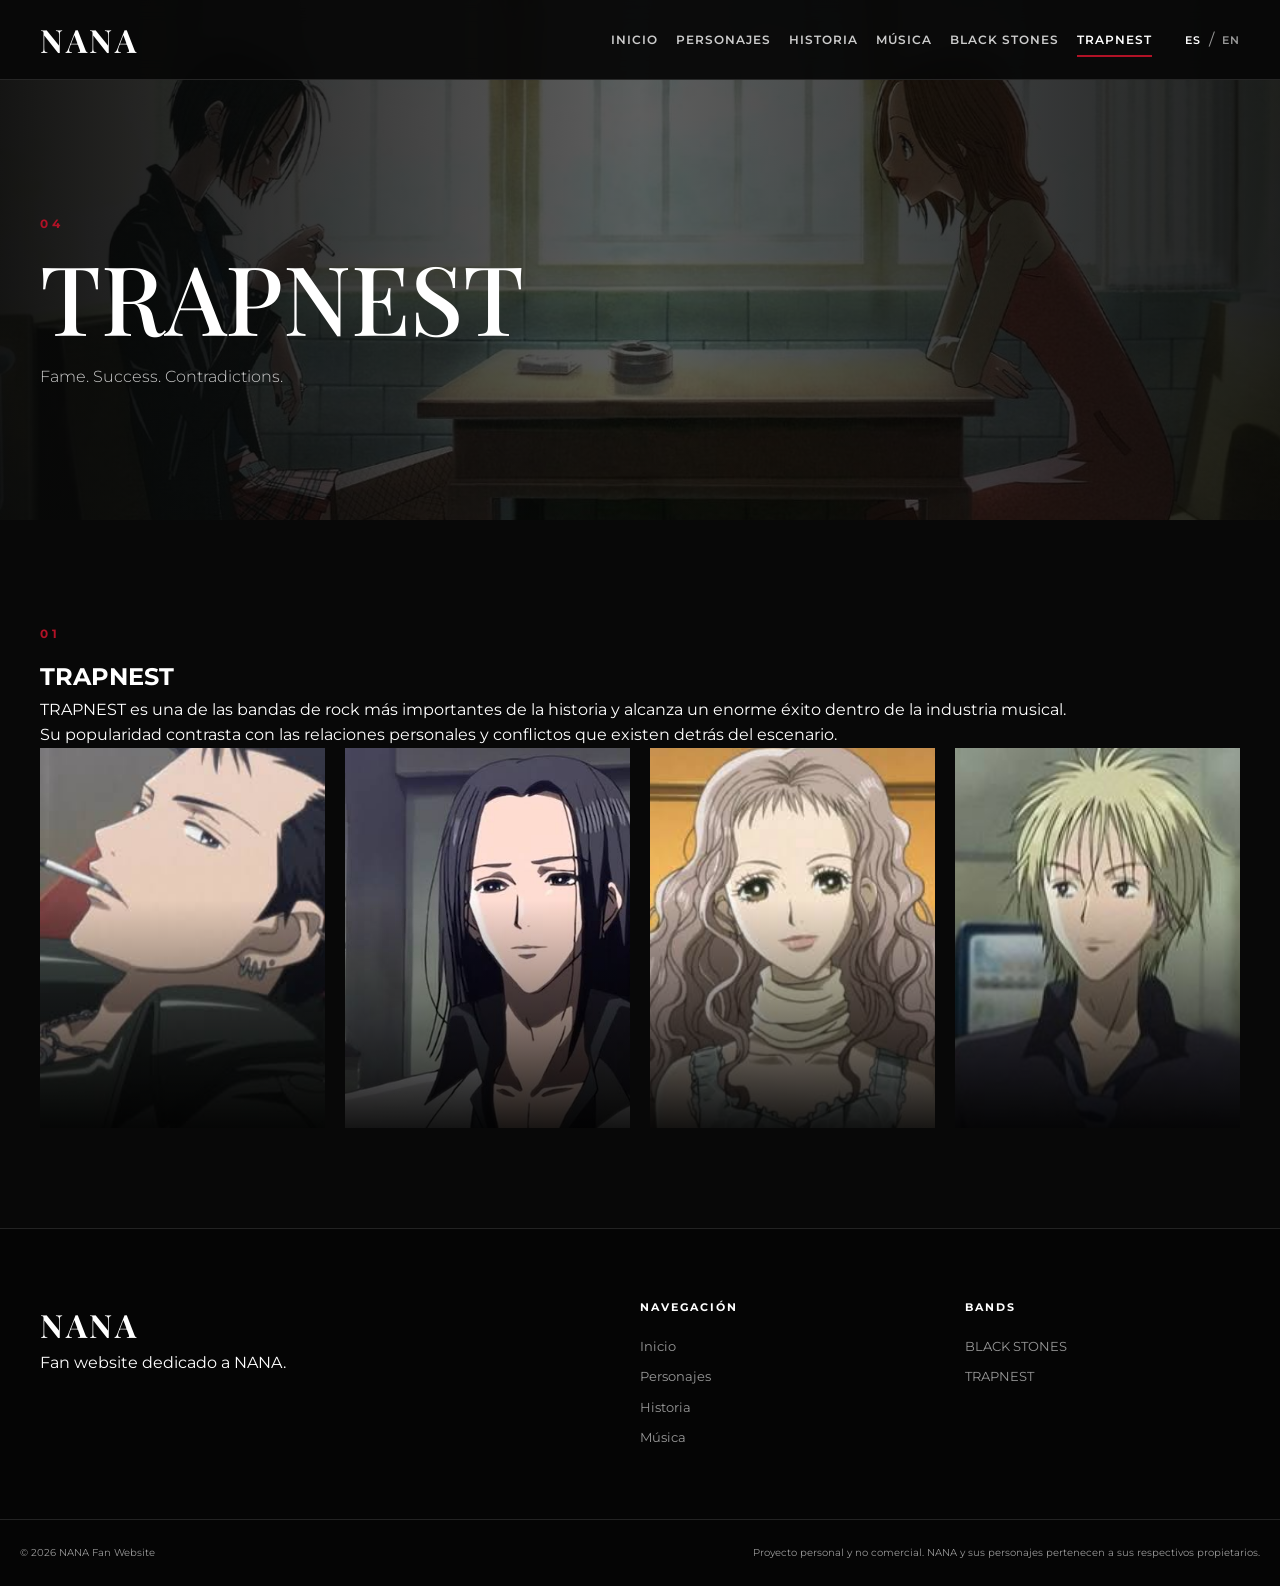
<file: pages/trapnest.html>
<!DOCTYPE html>
<html lang="es">

<head>

    <meta charset="UTF-8">
    <meta name="viewport" content="width=device-width, initial-scale=1.0">

    <title>TRAPNEST | NANA</title>

    <link rel="preconnect" href="https://fonts.googleapis.com">
    <link rel="preconnect" href="https://fonts.gstatic.com" crossorigin>

    <link
        href="https://fonts.googleapis.com/css2?family=Montserrat:wght@300;400;500;600;700&family=Playfair+Display:wght@400;500;600;700&display=swap"
        rel="stylesheet">

    <link rel="stylesheet" href="../css/style.css">
    <link rel="stylesheet" href="../css/responsive.css">

</head>

<body>

<header class="navbar">

    <div class="container nav-container">

        <a href="../index.html" class="logo">
            NANA
        </a>

        <button class="menu-toggle" id="menuToggle">
            <span></span>
            <span></span>
            <span></span>
        </button>

        <nav class="nav-menu" id="navMenu">

            <a href="../index.html" data-i18n="home">
                Inicio
            </a>

            <a href="personajes.html" data-i18n="characters">
                Personajes
            </a>

            <a href="historia.html" data-i18n="story">
                Historia
            </a>

            <a href="musica.html" data-i18n="music">
                Música
            </a>

            <a href="black-stones.html" data-i18n="black_stones">
                BLACK STONES
            </a>

            <a href="trapnest.html" class="active" data-i18n="trapnest">
                TRAPNEST
            </a>

            <div class="language-selector">

                <button data-language="es" class="active">
                    ES
                </button>

                <span>/</span>

                <button data-language="en">
                    EN
                </button>

            </div>

        </nav>

    </div>

</header>


<main>

    <section class="page-hero">

        <div class="container reveal">

            <span class="section-number">
                04
            </span>

            <h1 data-i18n="trapnest_hero_title">
                TRAPNEST
            </h1>

            <p data-i18n="trapnest_hero_tagline">
                Fame. Success. Contradictions.
            </p>

        </div>

    </section>


    <section class="section">

        <div class="container">

            <div class="section-heading reveal">

                <span class="section-number">
                    01
                </span>

                <h2 data-i18n="trapnest_hero_title">
                    TRAPNEST
                </h2>

            </div>


            <div class="intro-text reveal">

                <p data-i18n="trapnest_intro_1">
                    TRAPNEST es una de las bandas de rock más importantes
                    de la historia y alcanza un enorme éxito dentro de la
                    industria musical.
                </p>

                <p data-i18n="trapnest_intro_2">
                    Su popularidad contrasta con las relaciones personales
                    y conflictos que existen detrás del escenario.
                </p>

            </div>


            <div class="characters-preview-grid">


                <article class="character-preview reveal">

                    <img
                        src="../assets/images/characters/ren.jpg"
                        alt="Ren">

                    <div>

                        <span data-i18n="trapnest_member_guitar">
                            GUITAR
                        </span>

                        <h3>
                            Ren Honjo
                        </h3>

                    </div>

                </article>


                <article class="character-preview reveal">

                    <img
                        src="../assets/images/characters/takumi.jpg"
                        alt="Takumi">

                    <div>

                        <span data-i18n="trapnest_member_bass">
                            BASS
                        </span>

                        <h3>
                            Takumi Ichinose
                        </h3>

                    </div>

                </article>


                <article class="character-preview reveal">

                    <img
                        src="../assets/images/characters/reira.jpg"
                        alt="Reira">

                    <div>

                        <span data-i18n="trapnest_member_vocal">
                            VOCAL
                        </span>

                        <h3>
                            Reira Serizawa
                        </h3>

                    </div>

                </article>


                <article class="character-preview reveal">

                    <img
                        src="../assets/images/characters/naoki.jpg"
                        alt="Naoki">

                    <div>

                        <span data-i18n="trapnest_member_drums">
                            DRUMS
                        </span>

                        <h3>
                            Naoki Fujieda
                        </h3>

                    </div>

                </article>

            </div>

        </div>

    </section>

</main>


<footer class="footer">

    <div class="container footer-grid">

        <div>

            <div class="logo">
                NANA
            </div>

            <p data-i18n="footer_text">
                Fan website dedicado a NANA.
            </p>

        </div>

        <div>

            <h4 data-i18n="footer_navigation">NAVIGATION</h4>

            <a href="../index.html" data-i18n="home">Home</a>
            <a href="personajes.html" data-i18n="characters">Characters</a>
            <a href="historia.html" data-i18n="story">Story</a>
            <a href="musica.html" data-i18n="music">Music</a>

        </div>

        <div>

            <h4>BANDS</h4>

            <a href="black-stones.html">
                BLACK STONES
            </a>

            <a href="trapnest.html">
                TRAPNEST
            </a>

        </div>

    </div>

    <div class="footer-bottom">

        <p>
            © <span id="currentYear"></span> NANA Fan Website
        </p>

        <p data-i18n="disclaimer">
            Proyecto personal y no comercial.
        </p>

    </div>

</footer>


<script src="../js/main.js"></script>
<script src="../js/menu.js"></script>
<script src="../js/language.js"></script>
<script src="../js/animations.js"></script>

</body>

</html>
</file>
<file: css/style.css>
/* =========================================================
   NANA WEBSITE - STYLE.CSS
   Estilos generales + Home + Personajes + Historia
   ========================================================= */


/* =========================================================
   1. VARIABLES
   ========================================================= */

:root {
    --black: #080808;
    --black-soft: #111111;
    --black-light: #1a1a1a;

    --white: #ffffff;
    --gray: #999999;
    --gray-light: #cccccc;

    --red: #b11226;
    --red-dark: #7d0c1b;
    --red-light: #d52b42;

    --border: rgba(255, 255, 255, 0.12);

    --container: 1200px;

    --font-main: "Montserrat", Arial, sans-serif;
    --font-title: "Playfair Display", Georgia, serif;

    --transition: 0.3s ease;
}


/* =========================================================
   2. RESET
   ========================================================= */

* {
    margin: 0;
    padding: 0;
    box-sizing: border-box;
}

html {
    scroll-behavior: smooth;
}

body {
    background: var(--black);
    color: var(--white);
    font-family: var(--font-main);
    line-height: 1.6;
    overflow-x: hidden;
}

img {
    display: block;
    max-width: 100%;
}

a {
    color: inherit;
    text-decoration: none;
}

button {
    font-family: inherit;
}

ul {
    list-style: none;
}


/* =========================================================
   3. GENERAL
   ========================================================= */

.container {
    width: min(100% - 40px, var(--container));
    margin: 0 auto;
}

.section {
    padding: 100px 0;
}

.section-number {
    display: inline-block;
    margin-bottom: 15px;

    color: var(--red);
    font-size: 0.75rem;
    font-weight: 700;
    letter-spacing: 4px;
}

.section-label {
    display: inline-block;

    color: var(--red);
    font-size: 0.7rem;
    font-weight: 700;
    letter-spacing: 3px;
    text-transform: uppercase;
}


/* =========================================================
   4. NAVBAR
   ========================================================= */

.navbar {
    position: fixed;
    top: 0;
    left: 0;
    z-index: 1000;

    width: 100%;
    height: 80px;

    background: rgba(8, 8, 8, 0.95);
    border-bottom: 1px solid var(--border);

    backdrop-filter: blur(10px);
}

.nav-container {
    height: 100%;

    display: flex;
    align-items: center;
    justify-content: space-between;
}

.logo,
.nav-logo {
    font-family: var(--font-title);
    font-size: 2rem;
    font-weight: 700;
    letter-spacing: 3px;
}

.nav-menu {
    display: flex;
    align-items: center;
    gap: 28px;
}

.nav-menu > a {
    position: relative;

    color: var(--gray-light);
    font-size: 0.75rem;
    font-weight: 600;
    letter-spacing: 1px;
    text-transform: uppercase;

    transition: color var(--transition);
}

.nav-menu > a::after {
    content: "";

    position: absolute;
    left: 0;
    bottom: -8px;

    width: 0;
    height: 2px;

    background: var(--red);

    transition: width var(--transition);
}

.nav-menu > a:hover,
.nav-menu > a.active {
    color: var(--white);
}

.nav-menu > a:hover::after,
.nav-menu > a.active::after {
    width: 100%;
}


/* LANGUAGE */

.language-selector {
    display: flex;
    align-items: center;
    gap: 8px;
}

.language-selector button {
    padding: 0;

    background: none;
    border: none;

    color: var(--gray);
    cursor: pointer;

    font-size: 0.7rem;
    font-weight: 600;
    letter-spacing: 1px;

    transition: color var(--transition);
}

.language-selector button:hover,
.language-selector button.active {
    color: var(--white);
}

.language-selector span {
    color: var(--gray);
}


/* MOBILE MENU BUTTON */

.menu-toggle {
    display: none;

    width: 35px;
    height: 30px;

    background: transparent;
    border: none;

    cursor: pointer;
}

.menu-toggle span {
    display: block;

    width: 100%;
    height: 2px;

    margin: 6px 0;

    background: var(--white);

    transition: var(--transition);
}


/* =========================================================
   5. GENERIC PAGE HERO
   ========================================================= */

.page-hero {
    min-height: 520px;
    padding-top: 80px;

    display: flex;
    align-items: center;

    position: relative;

    background:
        linear-gradient(
            90deg,
            rgba(8, 8, 8, 0.95),
            rgba(8, 8, 8, 0.65),
            rgba(8, 8, 8, 0.9)
        ),
        url("../assets/images/backgrounds/hero.jpg");

    background-size: cover;
    background-position: center;
}

.page-hero .container {
    position: relative;
    z-index: 2;
}

.page-hero h1 {
    margin-bottom: 20px;

    font-family: var(--font-title);
    font-size: clamp(3rem, 8vw, 6rem);
    font-weight: 500;
    line-height: 1;
}

.page-hero p {
    max-width: 650px;

    color: var(--gray-light);
    font-size: 1rem;
    font-weight: 300;
}


/* =========================================================
   6. GENERIC BUTTONS
   ========================================================= */

.btn {
    display: inline-flex;
    align-items: center;
    justify-content: center;

    min-height: 50px;
    padding: 0 30px;

    border: 1px solid var(--red);

    font-size: 0.75rem;
    font-weight: 700;
    letter-spacing: 2px;
    text-transform: uppercase;

    transition: var(--transition);
}

.btn-primary {
    background: var(--red);
    color: var(--white);
}

.btn-primary:hover {
    background: var(--red-light);
    border-color: var(--red-light);
}

.btn-outline {
    background: transparent;
    color: var(--white);
}

.btn-outline:hover {
    background: var(--red);
    border-color: var(--red);
}


/* =========================================================
   7. HOME - HERO
   ========================================================= */

.hero {
    position: relative;

    min-height: 100vh;
    padding-top: 80px;

    display: flex;
    align-items: center;

    background:
        url("../assets/images/backgrounds/hero.jpg")
        center / cover no-repeat;
}

.hero-overlay {
    position: absolute;
    inset: 0;

    background:
        linear-gradient(
            90deg,
            rgba(0, 0, 0, 0.9),
            rgba(0, 0, 0, 0.45),
            rgba(0, 0, 0, 0.8)
        );
}

.hero-content {
    position: relative;
    z-index: 2;
}

.hero h1 {
    max-width: 800px;

    margin-bottom: 25px;

    font-family: var(--font-title);
    font-size: clamp(4rem, 10vw, 9rem);
    font-weight: 500;
    line-height: 0.9;
    letter-spacing: -4px;
}

.hero p {
    max-width: 600px;
    margin-bottom: 35px;

    color: var(--gray-light);
    font-size: 1rem;
    font-weight: 300;
}


/* =========================================================
   8. HOME - INTRO NANA
   IMPORTANTE:
   Estas clases son independientes de Personajes.
   ========================================================= */

.intro-section {
    background: var(--black);
}

.intro-grid {
    display: grid;
    grid-template-columns: repeat(2, 1fr);
    gap: 25px;
}

.intro-card {
    overflow: hidden;

    background: var(--black-soft);
    border: 1px solid var(--border);

    transition:
        transform var(--transition),
        border-color var(--transition);
}

.intro-card:hover {
    transform: translateY(-8px);
    border-color: rgba(177, 18, 38, 0.5);
}

.intro-image {
    width: 100%;
    height: 350px;

    overflow: hidden;
}

.intro-image img {
    width: 100%;
    height: 100%;

    object-fit: cover;
    object-position: center;

    transition: transform 0.6s ease;
}

.intro-card:hover .intro-image img {
    transform: scale(1.05);
}

.intro-content {
    padding: 30px;
}

.intro-content span {
    display: block;
    margin-bottom: 10px;

    color: var(--red);

    font-size: 0.7rem;
    font-weight: 700;
    letter-spacing: 2px;
    text-transform: uppercase;
}

.intro-content h3 {
    margin-bottom: 15px;

    font-family: var(--font-title);
    font-size: 2rem;
    font-weight: 500;
}

.intro-content p {
    margin-bottom: 20px;

    color: var(--gray-light);
    font-size: 0.9rem;
    line-height: 1.8;
}

.intro-content a {
    color: var(--red);

    font-size: 1.5rem;

    transition: transform var(--transition);
}

.intro-content a:hover {
    display: inline-block;
    transform: translateX(6px);
}


/* =========================================================
   9. HOME - APARTMENT 707
   ========================================================= */

.featured-section {
    position: relative;

    min-height: 600px;

    display: flex;
    align-items: center;

    overflow: hidden;
}

.featured-background {
    position: absolute;
    inset: 0;

    background-image:
        url("../assets/images/backgrounds/tokyo.jpg");

    background-position: center center;
    background-size: cover;
    background-repeat: no-repeat;
}

.featured-overlay {
    position: absolute;
    inset: 0;

    background:
        linear-gradient(
            90deg,
            rgba(8, 8, 8, 0.92),
            rgba(8, 8, 8, 0.6),
            rgba(8, 8, 8, 0.3)
        );
}

.featured-content {
    position: relative;
    z-index: 2;

    max-width: 700px;
}

.featured-content h2 {
    margin-bottom: 20px;

    font-family: var(--font-title);
    font-size: clamp(2.8rem, 6vw, 5rem);
    font-weight: 500;
    line-height: 1;
}

.featured-content p {
    max-width: 600px;
    margin-bottom: 30px;

    color: var(--gray-light);
}


/* =========================================================
   10. HOME - BANDS
   ========================================================= */

.bands-section {
    background: var(--black-soft);
}

.bands-grid {
    display: grid;
    grid-template-columns: repeat(2, 1fr);
    gap: 25px;
}

.band-card {
    position: relative;

    min-height: 450px;

    display: flex;
    align-items: flex-end;

    overflow: hidden;

    background-position: center;
    background-size: cover;

    border: 1px solid var(--border);
}

.band-card::before {
    content: "";

    position: absolute;
    inset: 0;

    background:
        linear-gradient(
            to top,
            rgba(0, 0, 0, 0.95),
            rgba(0, 0, 0, 0.15)
        );

    z-index: 1;
}

.band-blast {
    background-image:
        url("../assets/images/bands/black-stones.jpg");
}

.band-trapnest {
    background-image:
        url("../assets/images/bands/trapnest.jpg");
}

.band-content {
    position: relative;
    z-index: 2;

    padding: 35px;
}

.band-content span {
    color: var(--red);

    font-size: 0.7rem;
    font-weight: 700;
    letter-spacing: 3px;
}

.band-content h3 {
    margin: 10px 0;

    font-family: var(--font-title);
    font-size: 2.8rem;
}

.band-content p {
    max-width: 500px;

    color: var(--gray-light);
}


/* =========================================================
   11. HOME - CHARACTER PREVIEW
   ========================================================= */

.characters-preview {
    background: var(--black);
}

.characters-preview-grid {
    display: grid;
    grid-template-columns: repeat(4, 1fr);
    gap: 20px;
}

.character-preview {
    position: relative;

    overflow: hidden;

    aspect-ratio: 3 / 4;

    background: var(--black-soft);
}

.character-preview img {
    width: 100%;
    height: 100%;

    object-fit: cover;

    transition: transform 0.6s ease;
}

.character-preview:hover img {
    transform: scale(1.06);
}

.character-preview::after {
    content: "";

    position: absolute;
    inset: 0;

    background:
        linear-gradient(
            to top,
            rgba(0, 0, 0, 0.9),
            transparent 60%
        );
}

.character-preview-info {
    position: absolute;
    left: 20px;
    right: 20px;
    bottom: 20px;

    z-index: 2;
}

.character-preview-info h3 {
    font-family: var(--font-title);
    font-size: 1.5rem;
}

.character-preview-info span {
    color: var(--red);

    font-size: 0.65rem;
    font-weight: 700;
    letter-spacing: 2px;
}


/* =========================================================
   12. HOME - MUSIC TEASER
   ========================================================= */

.music-teaser {
    position: relative;

    padding: 120px 0;

    background:
        linear-gradient(
            90deg,
            rgba(8, 8, 8, 0.97),
            rgba(8, 8, 8, 0.7)
        ),
        url("../assets/images/backgrounds/concert.jpg")
        center / cover no-repeat;
}

.music-teaser-content {
    max-width: 700px;
}

.music-teaser-content h2 {
    margin: 15px 0 20px;

    font-family: var(--font-title);
    font-size: clamp(3rem, 6vw, 5rem);
    font-weight: 500;
}

.music-teaser-content p {
    max-width: 600px;
    margin-bottom: 30px;

    color: var(--gray-light);
}


/* =========================================================
   13. HOME - STORY TEASER
   ========================================================= */

.story-teaser {
    padding: 100px 0;

    background: var(--black-soft);
}

.story-teaser-content {
    max-width: 750px;
}

.story-teaser-content h2 {
    margin: 15px 0 20px;

    font-family: var(--font-title);
    font-size: clamp(2.8rem, 6vw, 5rem);
    font-weight: 500;
}

.story-teaser-content p {
    margin-bottom: 30px;

    color: var(--gray-light);
}


/* =========================================================
   14. PERSONAJES
   IMPORTANTE:
   Estas clases son las que utiliza personajes.html.
   NO SE DEBEN CONFUNDIR CON intro-card.
   ========================================================= */

.characters-page {
    background: var(--black);
}

.character-filters {
    display: flex;
    flex-wrap: wrap;
    justify-content: center;
    gap: 12px;

    margin-bottom: 60px;
}

.filter-button {
    padding: 12px 22px;

    background: transparent;
    border: 1px solid var(--border);

    color: var(--gray);

    cursor: pointer;

    font-size: 0.7rem;
    font-weight: 600;
    letter-spacing: 1px;
    text-transform: uppercase;

    transition: var(--transition);
}

.filter-button:hover,
.filter-button.active {
    background: var(--red);
    border-color: var(--red);
    color: var(--white);
}

.character-layout {
    display: grid;
    gap: 32px;
}

.character-board {
    padding: 22px;
    border: 1px solid var(--border);
    background: rgba(17, 17, 17, 0.7);
}

.character-board--all {
    padding: 0;
    border: 0;
    background: transparent;
}

.character-board-header {
    margin-bottom: 22px;
}

.board-tag {
    display: inline-block;
    padding: 8px 16px;

    border: 1px solid rgba(177, 18, 38, 0.6);
    background: rgba(177, 18, 38, 0.12);

    color: var(--red);

    font-size: 0.7rem;
    font-weight: 700;
    letter-spacing: 2px;
    text-transform: uppercase;
}

.hidden {
    display: none !important;
}


/* CHARACTER GRID */

.characters-grid {
    display: grid;
    grid-template-columns: repeat(4, minmax(0, 1fr));
    gap: 25px;
}


/* CHARACTER CARD */

.character-profile {
    position: relative;

    overflow: hidden;

    background: var(--black-soft);

    border: 1px solid var(--border);

    cursor: pointer;

    transition:
        transform var(--transition),
        border-color var(--transition),
        box-shadow var(--transition);
}

.character-profile:hover {
    transform: translateY(-8px);

    border-color: rgba(177, 18, 38, 0.6);

    box-shadow:
        0 15px 40px rgba(0, 0, 0, 0.5);
}


/* CHARACTER IMAGE */

.character-image {
    position: relative;

    width: 100%;
    height: 380px;

    overflow: hidden;

    background: var(--black-light);
}

.character-image img {
    width: 100%;
    height: 100%;

    object-fit: cover;
    object-position: center;

    transition: transform 0.6s ease;
}

.character-profile:hover .character-image img {
    transform: scale(1.06);
}


/* CHARACTER OVERLAY */

.character-overlay {
    position: absolute;
    inset: 0;

    display: flex;
    align-items: center;
    justify-content: center;

    background: rgba(177, 18, 38, 0.75);

    opacity: 0;

    transition: opacity var(--transition);
}

.character-profile:hover .character-overlay {
    opacity: 1;
}

.character-overlay span {
    padding: 10px 20px;

    border: 1px solid var(--white);

    color: var(--white);

    font-size: 0.7rem;
    font-weight: 700;
    letter-spacing: 2px;
}


/* CHARACTER INFO */

.character-info {
    padding: 25px;
}

.character-info > span {
    display: block;
    margin-bottom: 8px;

    color: var(--red);

    font-size: 0.65rem;
    font-weight: 700;
    letter-spacing: 2px;
    text-transform: uppercase;
}

.character-info h2 {
    margin-bottom: 5px;

    font-family: var(--font-title);
    font-size: 1.6rem;
    font-weight: 500;
    line-height: 1.2;
}

.character-info p {
    color: var(--gray);

    font-size: 0.75rem;
}


/* =========================================================
   15. PERSONAJES - MODAL
   ========================================================= */

.character-modal {
    position: fixed;
    inset: 0;
    z-index: 2000;

    display: flex;
    align-items: center;
    justify-content: center;

    padding: 30px;

    background: rgba(0, 0, 0, 0.88);

    opacity: 0;
    visibility: hidden;

    transition:
        opacity var(--transition),
        visibility var(--transition);
}

.character-modal.active {
    opacity: 1;
    visibility: visible;
}

.modal-content {
    position: relative;

    width: min(900px, 100%);
    max-height: 90vh;

    display: grid;
    grid-template-columns: 1fr 1fr;

    overflow: hidden;

    background: var(--black-soft);

    border: 1px solid var(--border);

    transform: translateY(20px);

    transition: transform var(--transition);
}

.character-modal.active .modal-content {
    transform: translateY(0);
}

.modal-close {
    position: absolute;
    top: 15px;
    right: 15px;

    z-index: 5;

    width: 40px;
    height: 40px;

    background: rgba(0, 0, 0, 0.7);

    border: 1px solid var(--border);

    color: var(--white);

    cursor: pointer;

    font-size: 1.5rem;

    transition: var(--transition);
}

.modal-close:hover {
    background: var(--red);
    border-color: var(--red);
}

.modal-image {
    min-height: 550px;
}

.modal-image img {
    width: 100%;
    height: 100%;

    object-fit: cover;
}

.modal-info {
    padding: 60px 45px;

    display: flex;
    flex-direction: column;
    justify-content: center;
}

.modal-info > span {
    margin-bottom: 10px;

    color: var(--red);

    font-size: 0.7rem;
    font-weight: 700;
    letter-spacing: 2px;
}

.modal-info h2 {
    margin-bottom: 20px;

    font-family: var(--font-title);
    font-size: 3rem;
    font-weight: 500;
}

.modal-info p {
    color: var(--gray-light);

    font-size: 0.9rem;
    line-height: 1.9;
}


/* =========================================================
   16. HISTORIA
   ========================================================= */

.story-content {
    position: relative;

    max-width: 950px;

    margin: 0 auto;

    padding: 30px 0;
}


/* LINEA CENTRAL */

.story-content::before {
    content: "";

    position: absolute;

    top: 0;
    bottom: 0;

    left: 50%;

    width: 1px;

    background:
        linear-gradient(
            to bottom,
            transparent,
            var(--red) 10%,
            var(--red) 90%,
            transparent
        );

    transform: translateX(-50%);
}


/* STORY ITEM */

.story-line {
    position: relative;

    width: 100%;

    display: flex;

    margin-bottom: 70px;
}

.story-line:last-child {
    margin-bottom: 0;
}


/* PUNTO */

.story-point {
    position: absolute;

    left: 50%;
    top: 30px;

    z-index: 3;

    width: 50px;
    height: 50px;

    display: flex;
    align-items: center;
    justify-content: center;

    transform: translateX(-50%);

    background: var(--black);

    border: 1px solid var(--red);

    color: var(--red);

    font-size: 0.7rem;
    font-weight: 700;
    letter-spacing: 1px;

    border-radius: 50%;

    transition: var(--transition);
}

.story-line:hover .story-point {
    background: var(--red);
    color: var(--white);

    box-shadow:
        0 0 0 8px rgba(177, 18, 38, 0.12);
}


/* STORY INFO */

.story-info {
    width: calc(50% - 45px);

    padding: 30px;

    background:
        linear-gradient(
            135deg,
            var(--black-soft),
            var(--black-light)
        );

    border: 1px solid var(--border);

    transition:
        transform var(--transition),
        border-color var(--transition),
        box-shadow var(--transition);
}

.story-info:hover {
    border-color: rgba(177, 18, 38, 0.55);

    box-shadow:
        0 15px 35px rgba(0, 0, 0, 0.35);
}


/* IZQUIERDA */

.story-line:nth-child(odd) {
    justify-content: flex-start;
}

.story-line:nth-child(odd) .story-info {
    text-align: right;
}


/* DERECHA */

.story-line:nth-child(even) {
    justify-content: flex-end;
}

.story-line:nth-child(even) .story-info {
    text-align: left;
}


/* STORY TEXT */

.story-info span {
    display: block;

    margin-bottom: 10px;

    color: var(--red);

    font-size: 0.65rem;
    font-weight: 700;
    letter-spacing: 3px;
}

.story-info h2 {
    margin-bottom: 15px;

    font-family: var(--font-title);
    font-size: 2rem;
    font-weight: 500;
    line-height: 1.2;
}

.story-info p {
    color: var(--gray-light);

    font-size: 0.85rem;
    font-weight: 300;
    line-height: 1.8;
}


/* =========================================================
   HOME - STORY TEASER OVERRIDE
   ========================================================= */

.story-teaser .story-content {
    position: relative;
    display: grid;
    gap: 20px;
    max-width: 920px;
    margin: 0 auto;
    padding-top: 20px;
}

.story-teaser .story-content::before {
    content: none;
}

.story-teaser .story-line {
    position: relative;
    display: flex;
    align-items: flex-start;
    gap: 22px;
    width: 100%;
    margin-bottom: 0;
    justify-content: flex-start;
}

.story-teaser .story-line:nth-child(odd),
.story-teaser .story-line:nth-child(even) {
    justify-content: flex-start;
}

.story-teaser .story-point {
    position: relative;
    left: auto;
    top: auto;
    z-index: 1;
    width: 52px;
    height: 52px;
    flex-shrink: 0;
    display: flex;
    align-items: center;
    justify-content: center;
    transform: none;
    margin-top: 10px;
}

.story-teaser .story-line > div:not(.story-point) {
    flex: 1;
    width: auto;
    min-width: 0;
    padding: 24px 28px;
    text-align: left;

    background:
        linear-gradient(
            135deg,
            var(--black-soft),
            var(--black-light)
        );

    border: 1px solid var(--border);
}

.story-teaser .story-line h3 {
    margin-bottom: 12px;

    color: var(--white);

    font-family: var(--font-title);
    font-size: clamp(1.6rem, 2vw, 2.1rem);
    font-weight: 500;
    line-height: 1.2;
}

.story-teaser .story-line p {
    margin: 0;
    color: var(--gray-light);

    font-size: 0.85rem;
    font-weight: 300;
    line-height: 1.8;
}


/* =========================================================
   17. FOOTER
   ========================================================= */

.footer {
    padding-top: 70px;

    background: #050505;

    border-top: 1px solid var(--border);
}

.footer-grid,
.footer-container {
    width: min(100% - 40px, var(--container));
    margin: 0 auto;

    display: grid;
    grid-template-columns: 2fr 1fr 1fr;

    gap: 50px;

    padding-bottom: 60px;
}

.footer-brand h3 {
    font-family: var(--font-title);
    font-size: 2rem;
}

.footer-brand p {
    max-width: 300px;
    margin-top: 15px;

    color: var(--gray);
    font-size: 0.8rem;
}

.footer-grid h4,
.footer-links h4 {
    margin-bottom: 20px;

    font-size: 0.7rem;
    font-weight: 700;
    letter-spacing: 2px;
    text-transform: uppercase;
}

.footer-grid a,
.footer-links a {
    display: block;

    margin-bottom: 10px;

    color: var(--gray);

    font-size: 0.8rem;

    transition: color var(--transition);
}

.footer-grid a:hover,
.footer-links a:hover {
    color: var(--red);
}

.footer-bottom {
    padding: 25px 20px;

    display: flex;
    align-items: center;
    justify-content: space-between;
    gap: 20px;

    border-top: 1px solid var(--border);

    color: var(--gray);

    font-size: 0.65rem;
}


/* =========================================================
   18. BACK TO TOP
   ========================================================= */

.back-to-top {
    position: fixed;

    right: 25px;
    bottom: 25px;

    z-index: 900;

    width: 45px;
    height: 45px;

    display: flex;
    align-items: center;
    justify-content: center;

    background: var(--red);

    border: none;

    color: var(--white);

    cursor: pointer;

    font-size: 1.2rem;

    opacity: 0;
    visibility: hidden;

    transform: translateY(10px);

    transition: var(--transition);
}

.back-to-top.visible {
    opacity: 1;
    visibility: visible;

    transform: translateY(0);
}

.back-to-top:hover {
    background: var(--red-light);
}


/* =========================================================
   19. ANIMACIONES
   ========================================================= */

.reveal {
    opacity: 0;
    transform: translateY(30px);

    transition:
        opacity 0.8s ease,
        transform 0.8s ease;
}

.reveal.visible {
    opacity: 1;
    transform: translateY(0);
}


/* =========================================================
   20. RESPONSIVE - TABLET
   ========================================================= */

@media (max-width: 1024px) {

    .section {
        padding: 80px 0;
    }

    .nav-menu {
        gap: 18px;
    }

    .characters-grid {
        grid-template-columns: repeat(3, 1fr);
    }

    .characters-preview-grid {
        grid-template-columns: repeat(2, 1fr);
    }

    .character-image {
        height: 350px;
    }

    .story-content {
        max-width: 850px;
    }

}


/* =========================================================
   21. RESPONSIVE - MOBILE
   ========================================================= */

@media (max-width: 767px) {

    .container {
        width: min(100% - 30px, var(--container));
    }

    .section {
        padding: 70px 0;
    }


    /* NAVBAR */

    .navbar {
        height: 70px;
    }

    .menu-toggle {
        display: block;
    }

    .nav-menu {
        position: absolute;

        top: 70px;
        left: 0;

        width: 100%;

        padding: 25px 20px;

        display: flex;
        flex-direction: column;
        align-items: flex-start;

        gap: 20px;

        background: rgba(8, 8, 8, 0.98);

        border-top: 1px solid var(--border);

        opacity: 0;
        visibility: hidden;

        transform: translateY(-10px);

        transition:
            opacity var(--transition),
            visibility var(--transition),
            transform var(--transition);
    }

    .nav-menu.active {
        opacity: 1;
        visibility: visible;
        transform: translateY(0);
    }

    .nav-menu > a {
        width: 100%;
        padding-bottom: 8px;

        border-bottom: 1px solid var(--border);
    }

    .nav-menu > a::after {
        display: none;
    }

    .language-selector {
        padding-top: 5px;
    }


    /* PAGE HERO */

    .page-hero {
        min-height: 420px;
    }

    .page-hero h1 {
        font-size: clamp(2.8rem, 15vw, 4.5rem);
    }


    /* HOME HERO */

    .hero {
        min-height: 85vh;
    }

    .hero h1 {
        font-size: clamp(4rem, 18vw, 6rem);
        letter-spacing: -2px;
    }


    /* HOME INTRO */

    .intro-grid {
        grid-template-columns: 1fr;
        gap: 20px;
    }

    .intro-image {
        height: 320px;
    }


    /* APARTMENT */

    .featured-section {
        min-height: 500px;
    }

    .featured-overlay {
        background:
            linear-gradient(
                90deg,
                rgba(8, 8, 8, 0.9),
                rgba(8, 8, 8, 0.6)
            );
    }


    /* BANDS */

    .bands-grid {
        grid-template-columns: 1fr;
    }

    .band-card {
        min-height: 400px;
    }


    /* CHARACTERS */

    .characters-grid {
        grid-template-columns: repeat(2, 1fr);
        gap: 15px;
    }

    .character-image {
        height: 300px;
    }

    .character-info {
        padding: 18px;
    }

    .character-info h2 {
        font-size: 1.3rem;
    }


    /* MODAL */

    .character-modal {
        padding: 15px;
    }

    .modal-content {
        max-height: 92vh;

        grid-template-columns: 1fr;

        overflow-y: auto;
    }

    .modal-image {
        height: 350px;
        min-height: 0;
    }

    .modal-info {
        padding: 30px;
    }

    .modal-info h2 {
        font-size: 2.3rem;
    }


    /* =====================================================
       HISTORIA MOBILE
       ===================================================== */

    .story-content {
        padding-left: 35px;
    }

    .story-content::before {
        left: 10px;

        transform: none;
    }

    .story-line,
    .story-line:nth-child(odd),
    .story-line:nth-child(even) {
        display: block;

        width: 100%;
        margin-bottom: 30px;
    }

    .story-point {
        left: -25px;
        top: 25px;

        width: 40px;
        height: 40px;

        transform: none;
    }

    .story-info,
    .story-line:nth-child(odd) .story-info,
    .story-line:nth-child(even) .story-info {
        width: 100%;

        padding: 25px;

        text-align: left;
    }

    .story-info h2 {
        font-size: 1.7rem;
    }


    /* FOOTER */

    .footer-grid,
    .footer-container {
        grid-template-columns: 1fr;

        gap: 35px;

        padding-bottom: 40px;
    }

    .footer-bottom {
        flex-direction: column;
        align-items: flex-start;
    }

}


/* =========================================================
   22. RESPONSIVE - SMALL MOBILE
   ========================================================= */

@media (max-width: 480px) {

    .container {
        width: min(100% - 24px, var(--container));
    }

    .logo,
    .nav-logo {
        font-size: 1.7rem;
    }


    /* HOME */

    .hero h1 {
        font-size: 4rem;
    }

    .intro-image {
        height: 300px;
    }

    .intro-content {
        padding: 22px;
    }

    .intro-content h3 {
        font-size: 1.7rem;
    }


    /* CHARACTERS */

    .character-filters {
        gap: 8px;
    }

    .filter-button {
        padding: 10px 14px;

        font-size: 0.6rem;
    }

    .characters-grid {
        grid-template-columns: 1fr;
    }

    .character-image {
        height: 380px;
    }


    /* HISTORY */

    .story-content {
        padding-left: 30px;
    }

    .story-content::before {
        left: 8px;
    }

    .story-point {
        left: -22px;

        width: 36px;
        height: 36px;

        font-size: 0.6rem;
    }

    .story-info {
        padding: 22px;
    }

    .story-info h2 {
        font-size: 1.5rem;
    }


    /* BACK TO TOP */

    .back-to-top {
        right: 15px;
        bottom: 15px;
    }
}


/* =========================================================
   23. REDUCED MOTION
   ========================================================= */

@media (prefers-reduced-motion: reduce) {

    html {
        scroll-behavior: auto;
    }

    *,
    *::before,
    *::after {
        transition-duration: 0.01ms !important;
        animation-duration: 0.01ms !important;
        animation-iteration-count: 1 !important;
    }
}
</file>
<file: css/responsive.css>
/* =========================================================
   NANA WEBSITE
   RESPONSIVE STYLESHEET
========================================================= */


/* =========================================================
   01. LARGE SCREENS
   1440px+
========================================================= */

@media (min-width: 1440px) {

    .section {
        padding: 150px 0;
    }

    .nav-container {
        min-height: 90px;
    }

    .hero h1 {
        font-size: 15rem;
    }

    .card-image {
        height: 650px;
    }

    .character-card {
        min-height: 550px;
    }

}


/* =========================================================
   02. LAPTOP
   1200px - 1439px
========================================================= */

@media (max-width: 1439px) {

    .nav-menu {
        gap: 18px;
    }

    .nav-bands {
        gap: 15px;
        padding-left: 15px;
    }

    .language-selector {
        padding-left: 15px;
    }

    .characters-grid {
        grid-template-columns: repeat(4, 1fr);
    }

}


/* =========================================================
   03. SMALL LAPTOP / LARGE TABLET
   992px - 1199px
========================================================= */

@media (max-width: 1199px) {

    /* NAV */

    .nav-menu {
        gap: 15px;
    }

    .nav-link {
        font-size: 0.6rem;
    }

    .nav-bands {
        gap: 12px;
        padding-left: 12px;
    }

    .language-selector {
        margin-left: 5px;
        padding-left: 12px;
    }


    /* GENERAL */

    .section {
        padding: 100px 0;
    }


    /* HERO */

    .hero h1 {
        font-size: clamp(6rem, 15vw, 11rem);
    }


    /* INTRO */

    .card-image {
        height: 480px;
    }


    /* CHARACTERS */

    .characters-grid {
        grid-template-columns: repeat(2, 1fr);
    }

    .character-card {
        min-height: 450px;
    }


    /* CHARACTER PAGE */

    .character-catalog {
        grid-template-columns: 1fr;
    }


    /* STORY */

    .story-layout {
        gap: 60px;
    }


    /* FOOTER */

    .footer-container {
        gap: 60px;
    }

}


/* =========================================================
   04. TABLET
   768px - 991px
========================================================= */

@media (max-width: 991px) {

    /* =====================================================
       NAVBAR
    ===================================================== */

    .nav-container {
        min-height: 75px;
    }

    .menu-toggle {
        display: block;

        position: relative;

        z-index: 1100;
    }

    .menu-toggle.active span:nth-child(1) {
        transform: translateY(7px) rotate(45deg);
    }

    .menu-toggle.active span:nth-child(2) {
        opacity: 0;
    }

    .menu-toggle.active span:nth-child(3) {
        transform: translateY(-7px) rotate(-45deg);
    }

    .nav-menu {
        position: fixed;

        top: 0;
        right: -100%;

        width: min(380px, 85%);

        height: 100vh;

        padding: 110px 40px 40px;

        display: flex;
        flex-direction: column;
        align-items: flex-start;

        gap: 10px;

        background: rgba(8, 8, 8, 0.98);

        border-left: 1px solid var(--border);

        overflow-y: auto;

        transition: right 0.4s ease;
    }

    .nav-menu.active {
        right: 0;
    }

    .nav-link {
        width: 100%;

        padding: 12px 0;

        font-size: 0.75rem;
    }

    .nav-bands {
        width: 100%;

        display: flex;
        flex-direction: column;
        align-items: flex-start;

        gap: 0;

        padding: 10px 0 0;

        border-left: 0;
        border-top: 1px solid var(--border);
    }

    .language-selector {
        width: 100%;

        margin: 15px 0 0;
        padding: 15px 0 0;

        border-left: 0;
        border-top: 1px solid var(--border);
    }


    /* =====================================================
       HERO
    ===================================================== */

    .hero {
        min-height: 90vh;
    }

    .hero h1 {
        font-size: clamp(5rem, 18vw, 9rem);

        letter-spacing: 8px;
    }

    .hero h2 {
        letter-spacing: 5px;
    }


    /* =====================================================
       INTRO
    ===================================================== */

    .nana-cards {
        grid-template-columns: 1fr;

        max-width: 700px;

        margin: 0 auto;
    }

    .card-image {
        height: 550px;
    }


    /* =====================================================
       FEATURED
    ===================================================== */

    .featured-section {
        min-height: 650px;
    }

    .featured-content h2 {
        font-size: clamp(4rem, 12vw, 8rem);
    }


    /* =====================================================
       BANDS
    ===================================================== */

    .bands-grid {
        grid-template-columns: 1fr;
    }

    .band-card {
        min-height: 550px;
    }


    /* =====================================================
       CHARACTERS
    ===================================================== */

    .characters-grid {
        grid-template-columns: repeat(2, 1fr);
    }

    .character-card {
        min-height: 500px;
    }


    /* =====================================================
       MUSIC
    ===================================================== */

    .music-teaser {
        min-height: 650px;
    }


    /* =====================================================
       STORY
    ===================================================== */

    .story-layout {
        grid-template-columns: 1fr;

        gap: 60px;
    }

    .story-visual {
        min-height: 400px;
    }


    /* =====================================================
       CHARACTER PAGE
    ===================================================== */

    .characters-page {
        padding: 80px 0;
    }

    .character-filters {
        margin-bottom: 70px;
    }

    .character-section {
        margin-bottom: 90px;
    }

    .character-catalog {
        grid-template-columns: 1fr;
    }


    /* =====================================================
       MODAL
    ===================================================== */

    .modal-content {
        width: min(700px, 100%);

        grid-template-columns: 1fr;
    }

    .modal-image {
        height: 350px;

        min-height: 0;
    }

    .modal-info {
        padding: 35px;
    }

    .modal-info h2 {
        font-size: 2.8rem;
    }


    /* =====================================================
       FOOTER
    ===================================================== */

    .footer-container {
        grid-template-columns: 1fr;

        gap: 50px;
    }

}


/* =========================================================
   05. MOBILE
   576px - 767px
========================================================= */

@media (max-width: 767px) {

    /* =====================================================
       GENERAL
    ===================================================== */

    body {
        font-size: 15px;
    }

    .section {
        padding: 80px 0;
    }

    .section-container {
        width: 88%;
    }


    /* =====================================================
       NAV
    ===================================================== */

    .nav-container {
        min-height: 70px;
    }

    .logo {
        font-size: 1.5rem;

        letter-spacing: 6px;
    }

    .nav-menu {
        width: 100%;

        padding-left: 30px;
        padding-right: 30px;
    }


    /* =====================================================
       HERO
    ===================================================== */

    .hero {
        min-height: 100svh;

        background-position: center;
    }

    .hero-content {
        width: 88%;
    }

    .hero-small {
        margin-bottom: 20px;

        font-size: 0.6rem;

        letter-spacing: 3px;
    }

    .hero h1 {
        font-size: clamp(4rem, 22vw, 7rem);

        letter-spacing: 5px;
    }

    .hero h2 {
        margin-top: 25px;

        font-size: 0.75rem;

        letter-spacing: 4px;
    }

    .hero-description {
        margin: 20px auto 30px;

        font-size: 0.8rem;
    }

    .scroll-indicator {
        margin-top: 45px;
    }


    /* =====================================================
       SECTION HEADINGS
    ===================================================== */

    .section-heading {
        margin-bottom: 50px;
    }

    .section-heading h2,
    .section-top h2,
    .story-text h2 {
        font-size: clamp(2.4rem, 12vw, 4rem);

        letter-spacing: -1px;
    }

    .section-label {
        font-size: 0.65rem;

        letter-spacing: 3px;
    }


    /* =====================================================
       BUTTONS
    ===================================================== */

    .btn {
        min-height: 48px;

        padding: 0 22px;

        font-size: 0.65rem;
    }


    /* =====================================================
       INTRO
    ===================================================== */

    .card-image {
        height: 450px;
    }

    .card-content {
        padding: 28px;
    }

    .card-content h3 {
        font-size: 2rem;
    }


    /* =====================================================
       APARTMENT
    ===================================================== */

    .featured-section {
        min-height: 600px;
    }

    .featured-content {
        width: 88%;
    }

    .featured-content h2 {
        font-size: clamp(3.5rem, 16vw, 6rem);
    }

    .featured-content > p:not(.section-label) {
        font-size: 0.82rem;
    }


    /* =====================================================
       BANDS
    ===================================================== */

    .band-card {
        min-height: 500px;
    }

    .band-content {
        left: 25px;
        right: 25px;
        bottom: 30px;
    }

    .band-content h3 {
        font-size: clamp(2.5rem, 12vw, 4rem);
    }


    /* =====================================================
       CHARACTERS PREVIEW
    ===================================================== */

    .section-top {
        align-items: flex-start;

        flex-direction: column;

        margin-bottom: 40px;
    }

    .characters-grid {
        grid-template-columns: 1fr;
    }

    .character-card {
        min-height: 500px;
    }


    /* =====================================================
       MUSIC
    ===================================================== */

    .music-teaser {
        min-height: 600px;
    }

    .music-content {
        width: 88%;
    }

    .music-content h2 {
        font-size: clamp(3rem, 14vw, 5rem);
    }


    /* =====================================================
       STORY
    ===================================================== */

    .story-layout {
        gap: 40px;
    }

    .story-visual {
        min-height: 350px;
    }


    /* =====================================================
       PAGE HERO
    ===================================================== */

    .page-hero {
        min-height: 55vh;

        padding-bottom: 70px;
    }

    .page-hero h1 {
        font-size: clamp(4rem, 17vw, 7rem);
    }

    .page-hero p:not(.section-label) {
        font-size: 0.8rem;
    }


    /* =====================================================
       CHARACTER FILTERS
    ===================================================== */

    .character-filters {
        gap: 7px;

        margin-bottom: 60px;
    }

    .filter-btn {
        padding: 10px 13px;

        font-size: 0.55rem;

        letter-spacing: 1.5px;
    }


    /* =====================================================
       CHARACTER SECTIONS
    ===================================================== */

    .character-section {
        margin-bottom: 75px;
    }

    .character-section-heading {
        gap: 15px;

        margin-bottom: 30px;
    }

    .character-section-heading h2 {
        font-size: clamp(2.5rem, 11vw, 4rem);
    }

    .character-profile {
        grid-template-columns: 1fr;
    }

    .character-profile-image {
        height: 350px;
    }

    .character-profile-content {
        padding: 28px;
    }

    .character-profile-content h3 {
        font-size: 2rem;
    }


    /* =====================================================
       MODAL
    ===================================================== */

    .character-modal {
        padding: 15px;
    }

    .modal-content {
        max-height: 90vh;

        overflow-y: auto;
    }

    .modal-image {
        height: 300px;
    }

    .modal-info {
        padding: 28px;
    }

    .modal-info h2 {
        font-size: 2.4rem;
    }


    /* =====================================================
       FOOTER
    ===================================================== */

    .footer {
        padding: 65px 0 25px;
    }

    .footer-container {
        width: 88%;
    }

    .footer-brand h2 {
        font-size: 3rem;
    }

    .footer-links {
        grid-template-columns: 1fr 1fr;

        gap: 40px 25px;
    }

    .footer-bottom {
        width: 88%;

        margin-top: 45px;

        flex-direction: column;

        gap: 10px;
    }

}


/* =========================================================
   06. SMALL MOBILE
   Up to 575px
========================================================= */

@media (max-width: 575px) {

    /* =====================================================
       GENERAL
    ===================================================== */

    .section {
        padding: 70px 0;
    }

    .section-container {
        width: 90%;
    }


    /* =====================================================
       HERO
    ===================================================== */

    .hero h1 {
        font-size: clamp(3.7rem, 21vw, 6rem);

        letter-spacing: 3px;
    }

    .hero h2 {
        font-size: 0.65rem;

        letter-spacing: 3px;
    }

    .hero-description {
        max-width: 320px;

        font-size: 0.75rem;

        line-height: 1.7;
    }

    .hero-small {
        font-size: 0.55rem;

        letter-spacing: 2px;
    }


    /* =====================================================
       BUTTON
    ===================================================== */

    .btn {
        width: 100%;

        max-width: 280px;
    }


    /* =====================================================
       INTRO
    ===================================================== */

    .card-image {
        height: 400px;
    }

    .card-content {
        padding: 25px;
    }


    /* =====================================================
       FEATURED
    ===================================================== */

    .featured-section {
        min-height: 560px;
    }

    .featured-content h2 {
        font-size: clamp(3rem, 17vw, 5rem);
    }


    /* =====================================================
       BANDS
    ===================================================== */

    .band-card {
        min-height: 450px;
    }

    .band-content {
        left: 20px;
        right: 20px;
        bottom: 25px;
    }

    .band-content h3 {
        font-size: clamp(2.3rem, 13vw, 3.5rem);
    }


    /* =====================================================
       CHARACTERS
    ===================================================== */

    .character-card {
        min-height: 450px;
    }


    /* =====================================================
       STORY
    ===================================================== */

    .story-visual {
        min-height: 300px;
    }

    .story-point span {
        left: calc(50% + 25px);

        font-size: 0.55rem;
    }


    /* =====================================================
       CHARACTER PAGE
    ===================================================== */

    .characters-page {
        padding: 70px 0;
    }

    .character-filters {
        display: grid;

        grid-template-columns: 1fr 1fr;
    }

    .filter-btn {
        width: 100%;
    }

    .character-profile-image {
        height: 300px;
    }


    /* =====================================================
       MODAL
    ===================================================== */

    .modal-image {
        height: 250px;
    }

    .modal-info {
        padding: 25px;
    }

    .modal-info h2 {
        font-size: 2rem;
    }

    .modal-info p {
        font-size: 0.8rem;
    }


    /* =====================================================
       FOOTER
    ===================================================== */

    .footer-links {
        grid-template-columns: 1fr;
    }

}


/* =========================================================
   07. VERY SMALL DEVICES
   Up to 380px
========================================================= */

@media (max-width: 380px) {

    .hero h1 {
        font-size: 3.5rem;
    }

    .hero h2 {
        font-size: 0.6rem;
    }

    .card-image {
        height: 350px;
    }

    .band-card {
        min-height: 400px;
    }

    .character-card {
        min-height: 400px;
    }

    .character-profile-image {
        height: 260px;
    }

    .filter-btn {
        padding: 9px 7px;

        font-size: 0.5rem;
    }

}


/* =========================================================
   08. REDUCED MOTION
========================================================= */

@media (prefers-reduced-motion: reduce) {

    html {
        scroll-behavior: auto;
    }

    *,
    *::before,
    *::after {
        animation-duration: 0.01ms !important;
        animation-iteration-count: 1 !important;
        transition-duration: 0.01ms !important;
    }
    /* ==========================================
   PERSONAJES - RESPONSIVE
========================================== */

@media (max-width: 900px) {

    .characters-preview-grid {
        grid-template-columns: repeat(2, 1fr);
    }

    .character-preview {
        height: 340px;
    }

}


@media (max-width: 600px) {

    .characters-preview-grid {
        grid-template-columns: 1fr;
    }

    .character-preview {
        height: 360px;
    }

}

}
</file>
<file: css/music.css>
/* =========================================================
   NANA WEBSITE - MUSIC PAGE
   ========================================================= */


/* =========================================================
   MUSIC HERO
   ========================================================= */

.music-page-hero {
    min-height: 65vh;

    background:
        linear-gradient(
            rgba(8, 8, 8, 0.35),
            rgba(8, 8, 8, 0.8)
        ),
        url("../assets/images/backgrounds/concert.jpg")
        center / cover no-repeat;

    display: flex;
    align-items: center;
}

.music-page-hero-content {
    position: relative;
    z-index: 1;
    width: min(100% - 48px, 1200px);
    margin: 0 auto;
    padding: 0 24px;
}

.music-page-hero-content h1 {
    margin: 0 0 20px;
    max-width: 800px;
    font-family: var(--font-title);
    font-size: clamp(3rem, 8vw, 6rem);
    font-weight: 500;
    line-height: 1;
}

.music-page-hero-content p {
    max-width: 650px;
    margin: 0;
    color: var(--gray-light);
    font-size: 1rem;
    font-weight: 300;
}


/* =========================================================
   MUSIC INTRO
   ========================================================= */

.music-page .intro-text {
    max-width: 850px;
    margin: 0 auto 60px;
    text-align: center;
}

.music-page .intro-text p {
    font-size: 1.05rem;
    line-height: 1.9;
    color: var(--gray-light);
}


/* =========================================================
   MUSIC FILTERS
   ========================================================= */

.music-filters {
    display: flex;
    justify-content: center;
    align-items: center;
    gap: 12px;

    margin-bottom: 35px;

    flex-wrap: wrap;
}

.music-filter {
    padding: 12px 25px;

    border: 1px solid var(--border);

    background: transparent;

    color: var(--gray-light);

    font-family: var(--font-body);
    font-size: 0.75rem;
    font-weight: 600;

    letter-spacing: 1.5px;

    cursor: pointer;

    transition:
        background var(--transition),
        color var(--transition),
        border-color var(--transition),
        transform var(--transition);
}

.music-filter:hover {
    color: var(--white);
    border-color: var(--red);
}

.music-filter.active {
    background: var(--red);
    border-color: var(--red);
    color: var(--white);
}

.music-filter:active {
    transform: scale(0.96);
}


/* =========================================================
   MUSIC PLAYER
   ========================================================= */

.music-player-container {
    width: 100%;
    max-width: 850px;

    margin: 0 auto 25px;

    background: var(--black-soft);

    border: 1px solid var(--border);
}

.player-header {
    display: flex;

    align-items: center;
    justify-content: space-between;

    gap: 30px;

    padding: 20px 25px;

    border-bottom: 1px solid var(--border);
}

.player-header span {
    display: block;

    margin-bottom: 7px;

    color: var(--red-light);

    font-size: 0.65rem;
    font-weight: 700;

    letter-spacing: 2px;
}

.player-header h3 {
    margin: 0;

    font-family: var(--font-title);
    font-size: 1.5rem;

    color: var(--white);
}

.player-actions {
    display: flex;
    align-items: center;
    gap: 10px;
    flex-wrap: wrap;
}

.player-control {
    width: 36px;
    height: 36px;

    display: inline-flex;
    align-items: center;
    justify-content: center;

    padding: 0;

    border: 1px solid var(--border);
    border-radius: 50%;

    background: transparent;
    color: var(--white);

    cursor: pointer;

    transition:
        background var(--transition),
        border-color var(--transition),
        transform var(--transition);
}

.player-control img {
    width: 14px;
    height: 14px;
    display: block;
}

.player-control:hover {
    background: var(--red);
    border-color: var(--red);
    transform: translateY(-1px);
}


/* =========================================================
   YOUTUBE PLAYER
   ========================================================= */

.youtube-player {
    position: relative;

    width: 100%;

    aspect-ratio: 16 / 9;

    background: var(--black);
}

.youtube-player iframe {
    position: absolute;

    inset: 0;

    width: 100%;
    height: 100%;

    border: 0;
}


/* =========================================================
   SONG GRID
   ========================================================= */

.music-grid {
    display: grid;

    /* 4 canciones por fila en escritorio */
    grid-template-columns: repeat(4, minmax(0, 1fr));

    gap: 15px;

    background: transparent;

    border: none;

    margin-top: 0;
}


/* =========================================================
   SONG CARD
   ========================================================= */

.song-card {
    position: relative;

    min-height: 0;

    padding: 0;

    background: var(--black-soft);

    display: flex;

    flex-direction: column;

    align-items: stretch;

    gap: 0;

    overflow: hidden;

    border: 1px solid var(--border);

    transition:
        background var(--transition),
        transform var(--transition),
        border-color var(--transition);
}

.song-card:hover {
    background: var(--black-light);

    transform: translateY(-4px);

    border-color: rgba(181, 43, 67, 0.5);
}

.song-card::before {
    content: "";

    position: absolute;

    left: 0;
    top: 0;

    width: 3px;
    height: 0;

    background: var(--red);

    transition: height var(--transition);

    z-index: 2;
}

.song-card:hover::before {
    height: 100%;
}


/* =========================================================
   SONG IMAGE
   ========================================================= */

.song-image {
    position: relative;

    width: 100%;

    height: 190px;

    overflow: hidden;

    flex-shrink: 0;
}

.song-image img {
    width: 100%;
    height: 100%;

    object-fit: cover;

    display: block;

    transition: transform 0.5s ease;
}

.song-card:hover .song-image img {
    transform: scale(1.05);
}


/* =========================================================
   SONG NUMBER
   ========================================================= */

.song-number {
    position: absolute;

    top: 10px;
    left: 10px;

    z-index: 2;

    font-family: var(--font-title);

    font-size: 1.2rem;

    color: rgba(255, 255, 255, 0.8);

    background: rgba(0, 0, 0, 0.65);

    padding: 3px 7px;

    transition: color var(--transition);
}

.song-card:hover .song-number {
    color: var(--red-light);
}


/* =========================================================
   SONG INFORMATION
   ========================================================= */

.song-info {
    flex: 1;

    padding: 14px 15px 45px;
}

.song-info span {
    display: block;

    margin-bottom: 6px;

    color: var(--red-light);

    font-size: 0.6rem;
    font-weight: 700;

    letter-spacing: 1.3px;
}

.song-info h3 {
    margin: 0 0 5px;

    color: var(--white);

    font-family: var(--font-title);

    font-size: 1.15rem;
    font-weight: 500;
}

.song-info p {
    margin: 0;

    color: var(--gray);

    font-size: 0.7rem;

    line-height: 1.4;

    letter-spacing: 0.3px;
}

.song-type {
    margin-top: 8px !important;

    color: var(--gray) !important;

    font-size: 0.55rem !important;

    letter-spacing: 1px !important;
}


/* =========================================================
   PLAY BUTTON
   ========================================================= */

.music-play {
    position: absolute;

    right: 12px;
    bottom: 12px;

    width: 34px;
    height: 34px;

    display: flex;

    align-items: center;
    justify-content: center;

    padding: 0;

    border: 1px solid var(--border);

    border-radius: 50%;

    background: transparent;

    color: var(--white);

    cursor: pointer;

    transition:
        background var(--transition),
        border-color var(--transition),
        color var(--transition),
        transform var(--transition);
}

.music-play img {
    width: 13px;
    height: 13px;
}

.music-play:hover {
    background: var(--red);

    border-color: var(--red);

    color: var(--white);

    transform: scale(1.08);
}

.music-play:active {
    transform: scale(0.95);
}


/* =========================================================
   HIDDEN SONGS
   ========================================================= */

.song-card.hidden {
    display: none;
}


/* =========================================================
   MUSIC SECTION DETAILS
   ========================================================= */

.music-page .section-heading {
    margin-bottom: 35px;
}

.music-page .section-heading h2 {
    text-transform: uppercase;
}


/* =========================================================
   MUSIC NOTE DECORATION
   ========================================================= */

.music-page .section {
    position: relative;
}

.music-page .section::after {
    content: "♪";

    position: absolute;

    right: 5%;
    top: 100px;

    font-family: var(--font-title);

    font-size: 12rem;

    line-height: 1;

    color: rgba(255, 255, 255, 0.025);

    pointer-events: none;

    user-select: none;
}


/* =========================================================
   PLAYER BUTTON
   ========================================================= */

#stopMusic {
    flex-shrink: 0;

    padding: 10px 18px;
    border: 1px solid var(--border);
    background: transparent;
    color: var(--white);
    font-size: 0.65rem;
    letter-spacing: 1px;
    text-transform: uppercase;
    cursor: pointer;
    transition: background var(--transition), border-color var(--transition), transform var(--transition);
}

#stopMusic:hover {
    background: var(--red);
    border-color: var(--red);
    transform: translateY(-1px);
}


/* =========================================================
   FOCUS ACCESSIBILITY
   ========================================================= */

.music-filter:focus-visible,
.music-play:focus-visible,
#stopMusic:focus-visible {
    outline: 2px solid var(--red-light);

    outline-offset: 4px;
}


/* =========================================================
   TABLET
   ========================================================= */

@media (max-width: 991px) {

    .music-grid {
        grid-template-columns: repeat(3, minmax(0, 1fr));
        gap: 15px;
    }

    .music-player-container {
        margin-bottom: 25px;
    }

    .song-image {
        height: 180px;
    }

    .music-page .section::after {
        font-size: 9rem;
    }
}


/* =========================================================
   TABLET PEQUEÑA
   ========================================================= */

@media (max-width: 767px) {

    .music-page-hero {
        min-height: 55vh;
    }

    .music-page .intro-text {
        margin-bottom: 40px;
    }

    .music-page .intro-text p {
        font-size: 0.9rem;
        line-height: 1.8;
    }

    .music-filters {
        gap: 8px;
        margin-bottom: 30px;
    }

    .music-filter {
        padding: 10px 16px;
        font-size: 0.65rem;
    }

    .player-header {
        padding: 20px;

        align-items: flex-start;
    }

    .player-header h3 {
        font-size: 1.3rem;
    }

    #stopMusic {
        padding: 8px 14px;
    }

    .music-grid {
        grid-template-columns: repeat(2, minmax(0, 1fr));
        gap: 12px;
    }

    .song-image {
        height: 180px;
    }

    .song-info {
        padding: 12px 13px 42px;
    }

    .song-info h3 {
        font-size: 1.05rem;
    }

    .song-info p {
        font-size: 0.68rem;
    }

    .music-play {
        width: 32px;
        height: 32px;
    }

    .music-page .section::after {
        display: none;
    }
}


/* =========================================================
   MOBILE
   ========================================================= */

@media (max-width: 575px) {

    .music-page-hero {
        min-height: 50vh;
    }

    .music-page-hero-content {
        width: min(100% - 32px, 1200px);
        padding: 0 16px;
    }

    .music-filters {
        display: grid;

        grid-template-columns: repeat(2, 1fr);

        width: 100%;
    }

    .music-filter {
        width: 100%;
        padding: 12px 8px;
    }

    .music-player-container {
        margin-bottom: 20px;
    }

    .player-header {
        flex-direction: column;

        align-items: stretch;

        gap: 15px;
    }

    #stopMusic {
        width: 100%;
    }

    .music-grid {
        grid-template-columns: 1fr;

        gap: 12px;
    }

    .song-image {
        height: 220px;
    }

    .song-info {
        padding: 14px 15px 45px;
    }

    .song-info span {
        font-size: 0.55rem;
    }

    .song-info h3 {
        font-size: 1.1rem;
    }

    .song-info p {
        font-size: 0.7rem;
    }

    .music-play {
        width: 34px;
        height: 34px;
    }
}


/* =========================================================
   VERY SMALL DEVICES
   ========================================================= */

@media (max-width: 380px) {

    .song-image {
        height: 200px;
    }

    .song-info h3 {
        font-size: 1rem;
    }

    .song-number {
        display: none;
    }

    .music-play {
        width: 32px;
        height: 32px;
    }
}

/* =========================================================
   MUSIC INTRO - CORRECCIÓN
   ========================================================= */

.music-intro {
    text-align: center;
}

.music-intro .container {
    max-width: 800px;
    margin: 0 auto;
}

.music-intro .section-label {
    display: block;
    margin-bottom: 15px;
}

.music-intro h2 {
    margin-bottom: 20px;

    font-family: var(--font-title);
    font-size: clamp(2.5rem, 5vw, 4rem);
    font-weight: 500;
}

.music-intro p {
    max-width: 700px;
    margin: 0 auto;

    color: var(--gray-light);
    font-size: 0.95rem;
    font-weight: 300;
    line-height: 1.8;
}
</file>
